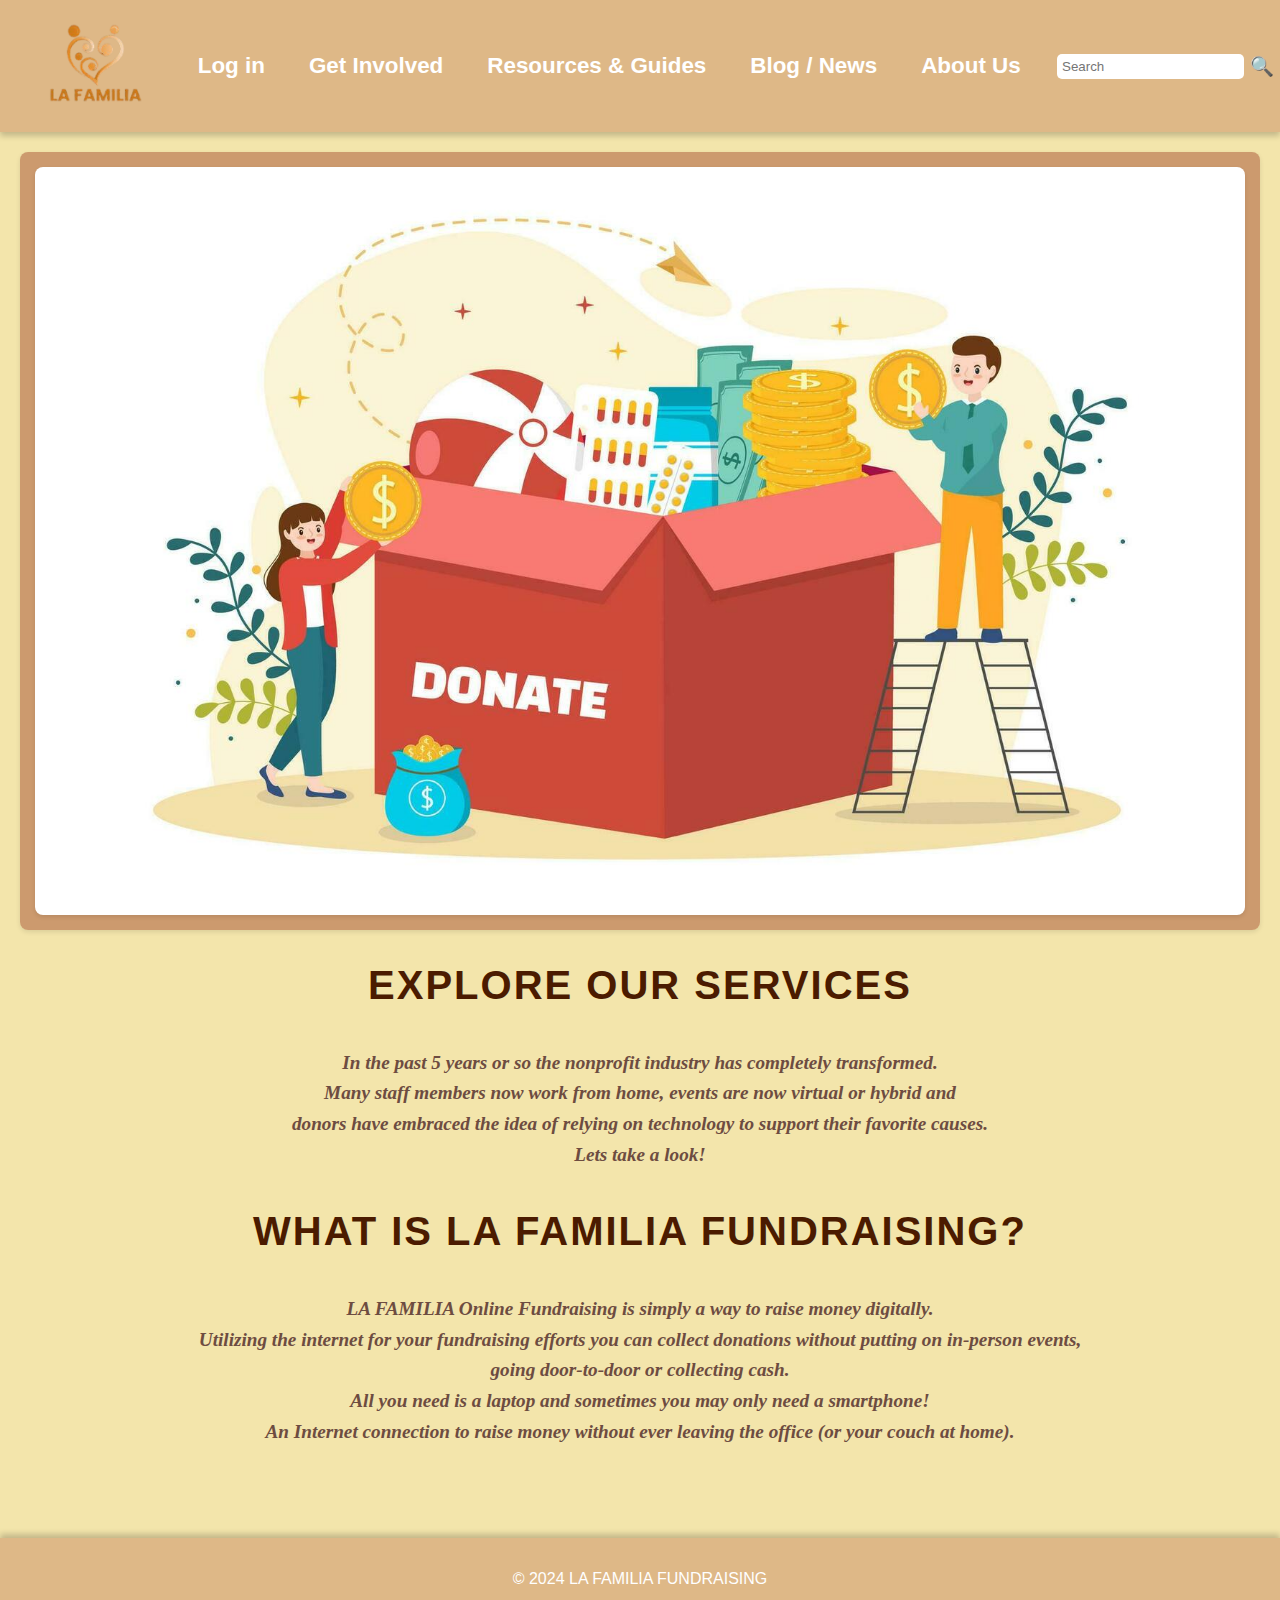
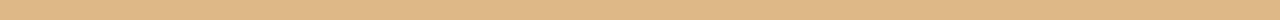
<file: index.html>
<!DOCTYPE html>
<html lang="en">
<head>
    <meta charset="UTF-8">
    <meta name="viewport" content="width=device-width,initial-scale=1.0">
    <title>Home Page</title>
    <link rel="stylesheet" href="homestyle.css">
</head>
<body>
    <header>
        <div class="navbar">
            <div class="logo">
              <img src="logo.png" alt="La Familia Logo">
            </div>

    <nav>
        <ul>
            <li><a href="login.html">Log in</a></li>
            <li><a href="get-involved.html">Get Involved</a></li>
            <li><a href="resources.html">Resources & Guides</a></li>
            <li><a href="blog.html">Blog / News</a></li>
            <li><a href="about.html">About Us</a></li>
        </ul>
    </nav>
    <div class="search">
        <input type="text" placeholder="Search">
        <button>🔍</button>
      </div>
    </header>
    <main>
        <section class="donation-box">
            <div class="donation-content">
              <div class="illustration">
                <img src="background.jpg" alt="Donation Illustration">
              </div>
            </div>
        </section>
        <h2>Explore our services</h2>
        <h3>In the past 5 years or so the nonprofit industry has completely transformed. <br>Many staff members now work from home, 
            events are now virtual or hybrid and <br> donors have embraced the idea of relying on technology to support their favorite causes.<br>
             Lets take a look!</h3>
        <h2>What is LA FAMILIA fundraising?</h2>
        <h3> LA FAMILIA Online Fundraising is simply a way to raise money digitally.<br>
             Utilizing the internet for your fundraising efforts you can collect donations without putting on in-person events,<br>
              going door-to-door or collecting cash.<br>
             All you need is a laptop and sometimes you may only need a smartphone!<br>
             An Internet connection to raise money without ever leaving the office (or your couch at home).</h3>

    </main>
    <footer>
        <p>&copy; 2024 LA FAMILIA FUNDRAISING</p>
    </footer>
</body>
</html>
</file>
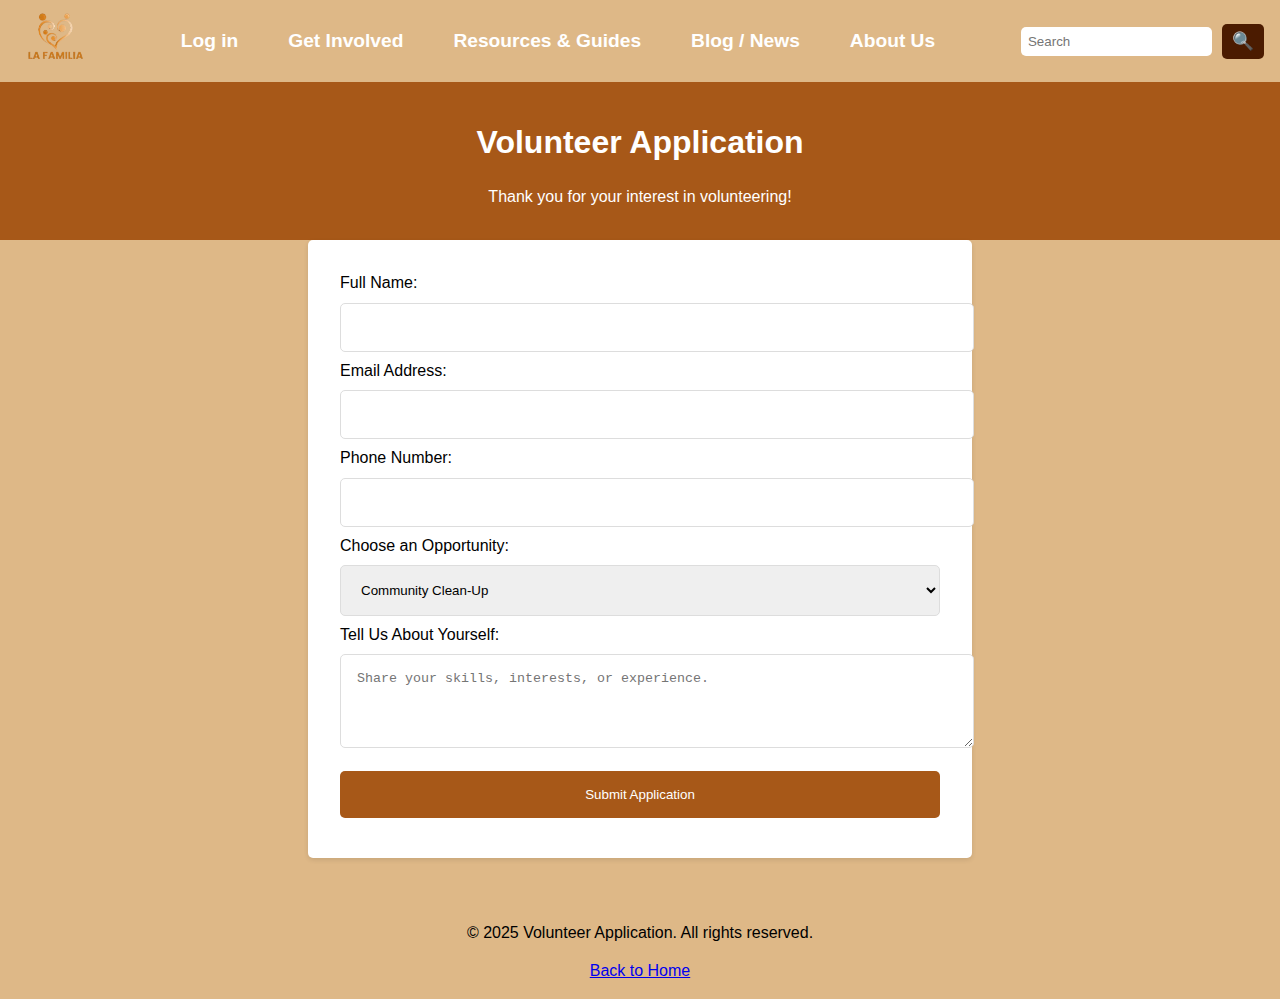
<file: apply-now.html>
<!DOCTYPE html>
<html lang="en">
<head>
    <meta charset="UTF-8">
    <meta name="viewport" content="width=device-width, initial-scale=1.0">
    <title>Apply Now</title>
    <style>
        body {
            font-family: Arial, sans-serif;
            margin: 0;
            padding: 0;
            line-height: 1.4;
            background: burlywood;
        }
        header {
            background: #a75818;
            color: #fff;
            padding: 1.0rem 0;
            text-align: center;
        }
        
         /* Navbar */
         .navbar {
            display: flex;
            justify-content: space-between;
            align-items: center;
            background: burlywood;
            padding: 0.5rem 1rem;
        }

        .navbar .logo img {
            height: 60px;
        }

        nav ul {
            list-style: none;
            margin: 0;
            padding: 0;
            display: flex;
        }

        nav ul li {
            margin: 0 10px;
        }

        nav ul li a {
            color: white;
            text-decoration: none;
            font-weight: bold;
            font-size: 1.2rem;
            padding: 10px 15px;
            border-radius: 5px;
            transition: all 0.3s ease;
        }

        nav ul li a:hover {
            background-color: #130f0dc9;
        }

        .search {
            display: flex;
            align-items: center;
        }

        .search input {
            padding: 7px;
            border: none;
            border-radius: 5px;
            margin-right: 10px;
        }

        .search button {
            background: #4b1b00;
            color: white;
            border: none;
            padding: 7px 10px;
            border-radius: 5px;
            cursor: pointer;
            font-size: 1.1rem;
            transition: background 0.3s ease;
        }

        .search button:hover {
            background: #130f0dc9;
        }

        .container {
            max-width: 600px;
            margin: auto;
            padding: 2rem;
            background: #fff;
            border-radius: 5px;
            box-shadow: 0 2px 5px rgba(0, 0, 0, 0.1);
        }
        form input, form select, form textarea, form button {
            width: 100%;
            padding: 1rem;
            margin: 0.5rem 0;
            border: 1px solid #ddd;
            border-radius: 5px;
        }
        form button {
            background: #a75818;
            color: #fff;
            border: none;
            cursor: pointer;
        }
        form button:hover {
            background: #97421b;
        }
        footer {
            text-align: center;
            margin-top: 2rem;
            padding: 1rem;
            background: burlywood;
        }

         /* Styles for the success message */
         .success-message {
            display: none; /* Hidden by default */
            margin-top: 20px; /* Space above message */
            padding: 10px; /* Padding for the message */
            background-color: #d4edda; /* Light green background */
            color: #155724; /* Dark green text */
            border-radius: 5px; /* Rounded corners */
        }
    </style>
</head>
<body>
    <!-- Navbar -->
    <div class="navbar">
        <div class="logo">
            <img src="logo.png" alt="Logo">
        </div>
        <nav>
            <ul>
                <li><a href="login.html">Log in</a></li>
                <li><a href="get-involved.html">Get Involved</a></li>
                <li><a href="resources.html">Resources & Guides</a></li>
                <li><a href="blog.html">Blog / News</a></li>
                <li><a href="about.html">About Us</a></li>
            </ul>
        </nav>
        <div class="search">
            <input type="text" placeholder="Search">
            <button>🔍</button>
        </div>
    </div>
    <header>
        <h1>Volunteer Application</h1>
        <p>Thank you for your interest in volunteering!</p>
    </header>
    <div class="container">
        <form action="#" method="post">
            <label for="name">Full Name:</label>
            <input type="text" id="name" name="name" required>

            <label for="email">Email Address:</label>
            <input type="email" id="email" name="email" required>

            <label for="phone">Phone Number:</label>
            <input type="tel" id="phone" name="phone" required>

            <label for="opportunity">Choose an Opportunity:</label>
            <select id="opportunity" name="opportunity" required>
                <option value="community-cleanup">Community Clean-Up</option>
                <option value="food-distribution">Food Distribution</option>
            </select>

            <label for="message">Tell Us About Yourself:</label>
            <textarea id="message" name="message" rows="4" placeholder="Share your skills, interests, or experience." required></textarea>

            <button type="submit">Submit Application</button>
        </form>
    </div>
    <footer>
        <p>&copy; 2025 Volunteer Application. All rights reserved.</p>
        <a href="index.html">Back to Home</a>
    </footer>

</body>
</html>
</file>
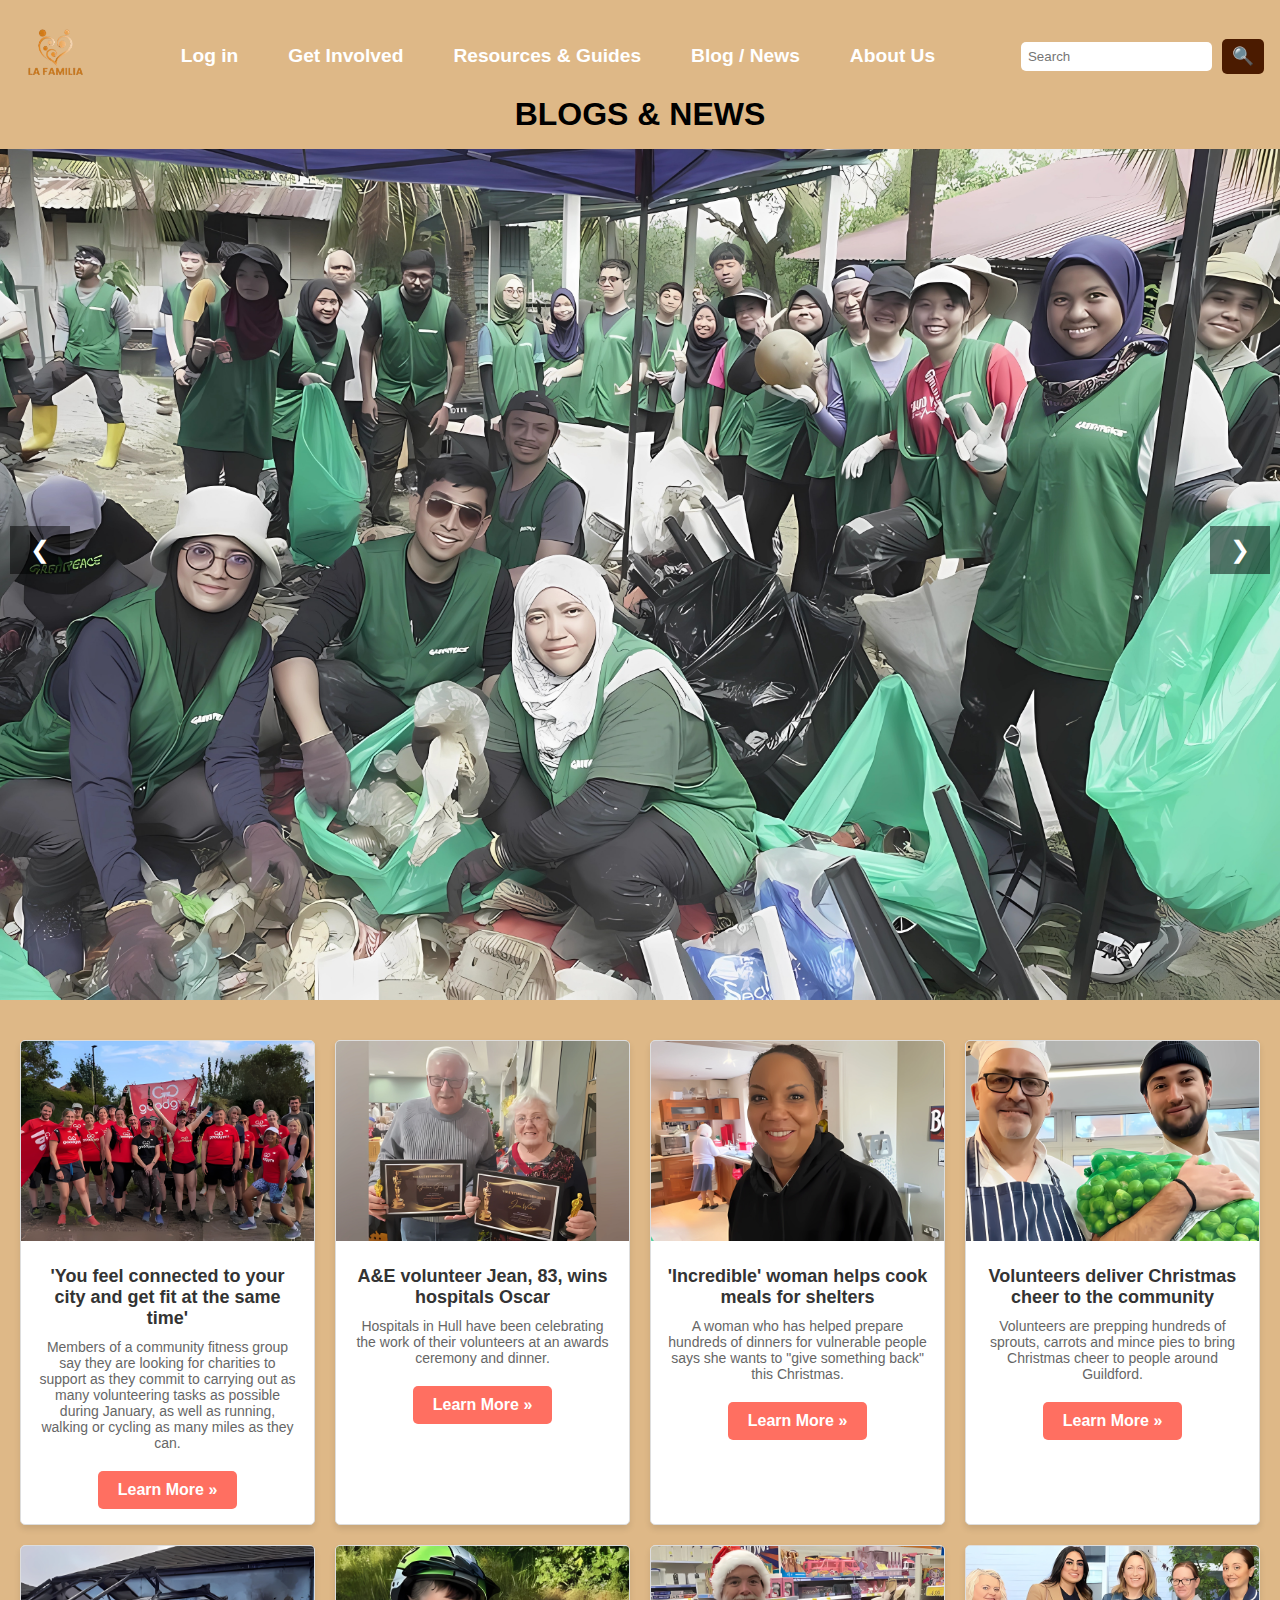
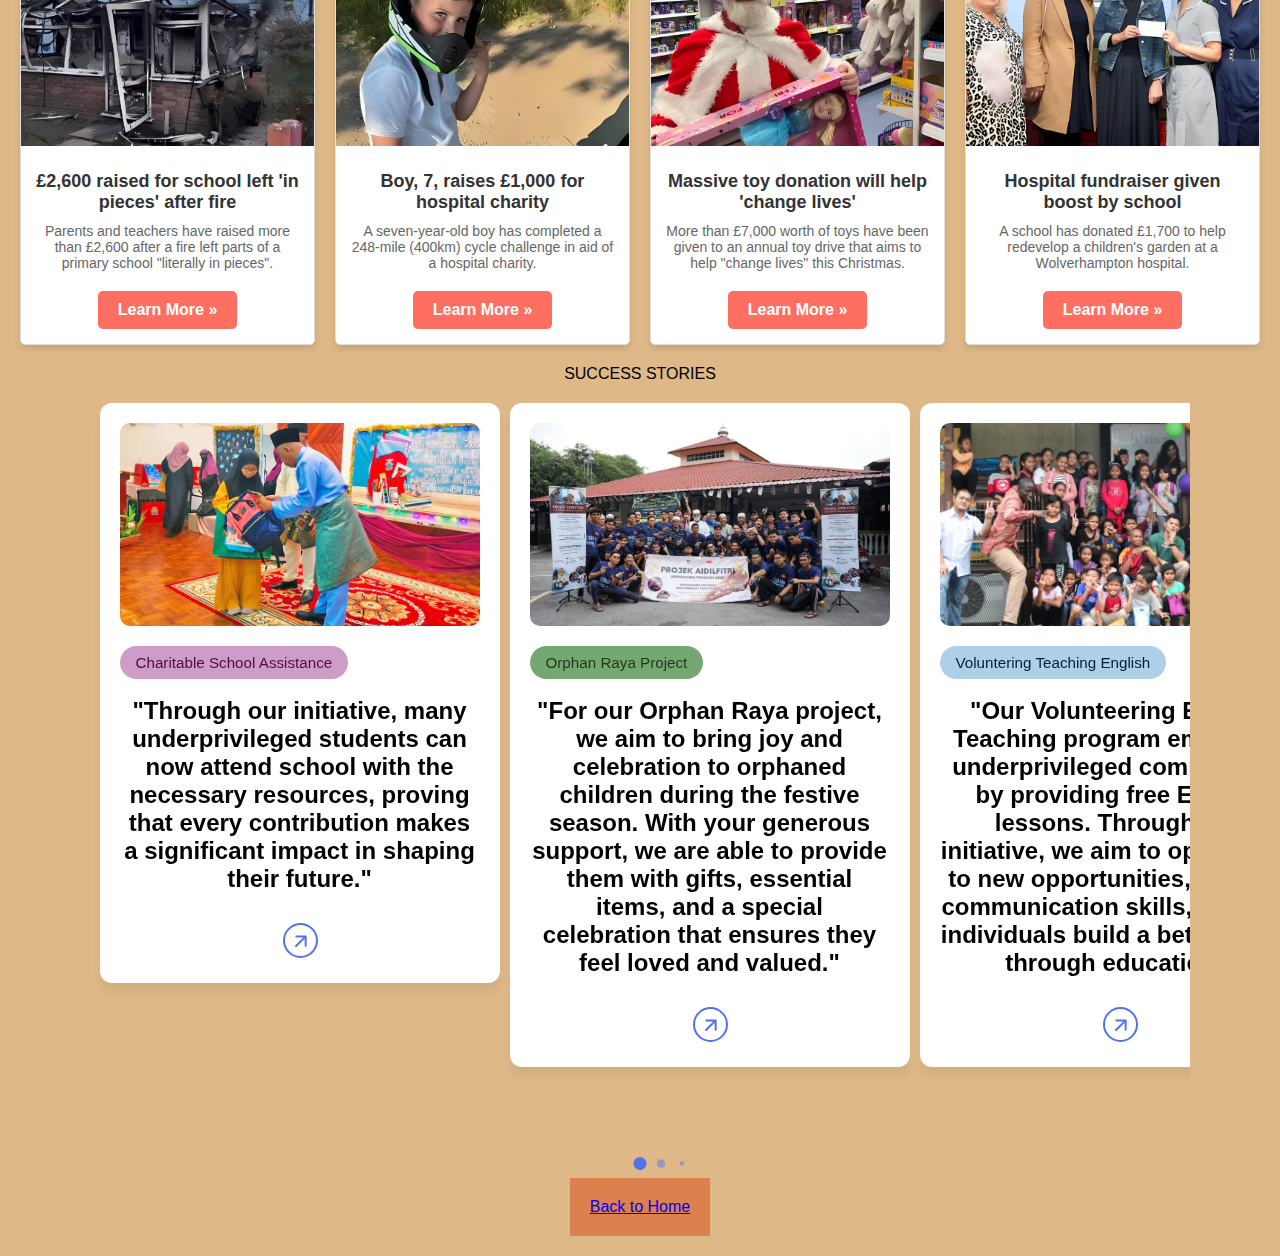
<file: blog.html>
<!DOCTYPE html>
<html lang="en">
<head>
  <meta charset="UTF-8">
  <meta name="viewport" content="width=device-width, initial-scale=1.0">
  <!--linking google font for icon -->
  <link rel="stylesheet" href="https://fonts.googleapis.com/css2?family=Material+Symbols+Rounded:opsz,wght,FILL,GRAD@24,400,0,0&icon_names=arrow_forward" />
  <!--linking swiperJS CSS-->
  <link rel="stylesheet" href="https://cdn.jsdelivr.net/npm/swiper@11/swiper-bundle.min.css">
  <link rel="stylesheet" href="blog.css">
</head>
<body>
  <main>
   <header>
   <!-- Navbar -->
   <div class="navbar">
    <div class="logo">
        <img src="logo.png" alt="Logo">
    </div>
    <nav>
        <ul>
            <li><a href="login.html">Log in</a></li>
            <li><a href="get-involved.html">Get Involved</a></li>
            <li><a href="resources.html">Resources & Guides</a></li>
            <li><a href="blog.html">Blog / News</a></li>
            <li><a href="about.html">About Us</a></li>
        </ul>
    </nav>
    <div class="search">
        <input type="text" placeholder="Search">
        <button>🔍</button>
    </div>
</div>
  <h1>BLOGS & NEWS</h1>
  </header>

   <!-- Slideshow Section -->
   <div class="slideshow-container">
    <div class="slide active" style="background-image: url('gambar 2.jpg');">
      <div class="overlay">
        <p>Slide 1 Text</p>
      </div>
    </div>
    <div class="slide" style="background-image: url('gambar 3.jpg');">
      <div class="overlay">
        <p>Slide 2 Text</p>
      </div>
    </div>
    <div class="slide" style="background-image: url('gambar 4.jpg');">
      <div class="overlay">
        <p>Slide 3 Text</p>
      </div>
    </div>
    <button class="prev">&#10094;</button>
    <button class="next">&#10095;</button>
  </div>
  

  <!-- Article Section -->
  <section class="article-section">
    <div class="article-box">
      <div class="image-container" style="background-image: url('volunteer1.jpg');">
        <div class="overlay">
          <p>VOLUNTEER</p>
        </div>
      </div>
      <div class="content">
        <h3>'You feel connected to your city and get fit at the same time'</h3>
        <p>Members of a community fitness group say they are looking for charities to support as they commit to carrying out as many 
          volunteering tasks as possible during January, as well as running, walking or cycling as many miles as they can.</p>
        <a href="#" class="learn-more">Learn More &raquo;</a>
      </div>
    </div>

    <div class="article-box">
      <div class="image-container" style="background-image: url('volunteer2.jpg');">
        <div class="overlay">
          <p>VOLUNTEER</p>
        </div>
      </div>
      <div class="content">
        <h3>A&E volunteer Jean, 83, wins hospitals Oscar</h3>
        <p>Hospitals in Hull have been celebrating the work of their volunteers at an awards ceremony and dinner.</p>
        <a href="#" class="learn-more">Learn More &raquo;</a>
      </div>
    </div>

    <div class="article-box">
      <div class="image-container" style="background-image: url('volunteer3.jpg');">
        <div class="overlay">
          <p>VOLUNTEER</p>
        </div>
      </div>
      <div class="content">
        <h3>'Incredible' woman helps cook meals for shelters</h3>
        <p>A woman who has helped prepare hundreds of dinners for vulnerable people says she wants to "give something back" this Christmas.</p>
        <a href="#" class="learn-more">Learn More &raquo;</a>
      </div>
    </div>

    <div class="article-box">
      <div class="image-container" style="background-image: url('volunteer4.jpg');">
        <div class="overlay">
          <p>VOLUNTEER</p>
        </div>
      </div>
      <div class="content">
        <h3>Volunteers deliver Christmas cheer to the community</h3>
        <p>Volunteers are prepping hundreds of sprouts, carrots and mince pies to bring Christmas cheer to people around Guildford.</p>
        <a href="#" class="learn-more">Learn More &raquo;</a>
      </div>
    </div>

    <div class="article-box">
      <div class="image-container" style="background-image: url('funraising1.jpg');">
        <div class="overlay">
          <p>FUNDRAISE</p>
        </div>
      </div>
      <div class="content">
        <h3>£2,600 raised for school left 'in pieces' after fire</h3>
        <p>Parents and teachers have raised more than £2,600 after a fire left parts of a primary school "literally in pieces".</p>
        <a href="#" class="learn-more">Learn More &raquo;</a>
      </div>
    </div>

    <div class="article-box">
      <div class="image-container" style="background-image: url('fundraising2.jpg');">
        <div class="overlay">
          <p>FUNDRAISE</p>
        </div>
      </div>
      <div class="content">
        <h3>Boy, 7, raises £1,000 for hospital charity</h3>
        <p>A seven-year-old boy has completed a 248-mile (400km) cycle challenge in aid of a hospital charity.</p>
        <a href="#" class="learn-more">Learn More &raquo;</a>
      </div>
    </div>

    <div class="article-box">
      <div class="image-container" style="background-image: url('fundraising3.jpg');">
        <div class="overlay">
          <p>FUNDRAISE</p>
        </div>
      </div>
      <div class="content">
        <h3>Massive toy donation will help 'change lives'</h3>
        <p>More than £7,000 worth of toys have been given to an annual toy drive that aims to help "change lives" this Christmas.</p>
        <a href="#" class="learn-more">Learn More &raquo;</a>
      </div>
    </div>
  
    <div class="article-box">
      <div class="image-container" style="background-image: url('fundraising4.jpg');">
        <div class="overlay">
          <p>FUNDRAISE</p>
        </div>
      </div>
      <div class="content">
        <h3>Hospital fundraiser given boost by school</h3>
        <p>A school has donated £1,700 to help redevelop a children's garden at a Wolverhampton hospital.</p>
        <a href="#" class="learn-more">Learn More &raquo;</a>
      </div>
    </div>
  </section>

    <p>SUCCESS STORIES</p> 

     <!-- Automatic Slideshow -->
      <div class="container swiper">
        <div class="card-wrapper">
          <ul class="card-list swiper-wrapper">
            <li class="card-item swiper-slide">
              <a href="#" class="card-link">
                <img src="photo1.jpg" alt="Card Image" class="card-image">
                <p class="badge ">Charitable School Assistance</p>
                <h2 class="card-title">"Through our initiative, many underprivileged students can now attend
                   school with the necessary resources, proving that every contribution makes a 
                   significant impact in shaping their future."</h2>
                   <button class="card-button material-symbols-rounded">arrow_forward</button>
              </a>
            </li>
            <li class="card-item swiper-slide">
              <a href="#" class="card-link">
                <img src="photo2.jpg" alt="Card Image" class="card-image">
                <p class="badge photo2">Orphan Raya Project</p>
                <h2 class="card-title">"For our Orphan Raya project, we aim to bring joy and celebration to orphaned children during the 
                  festive season. With your generous support, we are able to provide them with gifts, essential items,
                   and a special celebration that ensures they feel loved and valued."</h2>
                   <button class="card-button material-symbols-rounded">arrow_forward</button>
              </a>
            </li>
            <li class="card-item swiper-slide">
              <a href="#" class="card-link">
                <img src="photo3.jpg" alt="Card Image" class="card-image">
                <p class="badge photo3">Voluntering Teaching English</p>
                <h2 class="card-title">"Our Volunteering English Teaching program empowers underprivileged communities by providing free English lessons.
                   Through this initiative, we aim to open doors to new opportunities, improve communication skills,
                    and help individuals build a better future through education."</h2>
                   <button class="card-button material-symbols-rounded">arrow_forward</button>
              </a>
            </li>
            <li class="card-item swiper-slide">
              <a href="#" class="card-link">
                <img src="photo4.jpeg" alt="Card Image" class="card-image">
                <p class="badge photo4">Flood Volunteering</p>
                <h2 class="card-title">"For our Flood Volunteering initiative, we mobilize volunteers to assist flood-affected communities,
                   offering immediate relief and support. With the help of compassionate individuals like you, we provide essential supplies,
                    clean-up efforts, and emotional support to help rebuild lives during these challenging times."</h2>
                   <button class="card-button material-symbols-rounded">arrow_forward</button>
              </a>
            </li>
            <li class="card-item swiper-slide">
              <a href="#" class="card-link">
                <img src="photo5.jpg" alt="Card Image" class="card-image">
                <p class="badge photo5">Heart Surgery Donation</p>
                <h2 class="card-title">"Our Heart Surgery Donation campaign provides life-saving surgeries for individuals in need,
                   especially those who cannot afford the high medical costs. With your generous contributions, 
                   we help restore health and give these patients a second chance at life."</h2>
                   <button class="card-button material-symbols-rounded">arrow_forward</button>
              </a>
            </li>
          </ul>


          <div class="swiper-pagination"></div>
          <div class="swiper-slide-button swiper-button-prev"></div>
          <div class="swiper-slide-button swiper-button-next"></div>
        </div>
      </div>


<footer>
<a href="index.html">Back to Home</a>
</footer>
</main>
  <!--linking SwipperJS script-->
  <script src="https://cdn.jsdelivr.net/npm/swiper@11/swiper-bundle.min.js"></script>
<!--linking custom JS-->
  <script src="blog.js"></script>

  <script>
    let currentIndex = 0;
    const slides = document.querySelectorAll('.slide');
    const totalSlides = slides.length;
  
    function showSlide(index) {
      slides.forEach(slide => slide.classList.remove('active'));
      slides[index].classList.add('active');
    }

    function nextSlide() {
      currentIndex = (currentIndex + 1) % totalSlides;
      showSlide(currentIndex);
    }

    function prevSlide() {
      currentIndex = (currentIndex - 1 + totalSlides) % totalSlides;
      showSlide(currentIndex);
    }

    setInterval(nextSlide, 5000);

    document.querySelector('.next').addEventListener('click', nextSlide);
    document.querySelector('.prev').addEventListener('click', prevSlide);

    showSlide(currentIndex);
  </script>

</body>
</html>
</file>
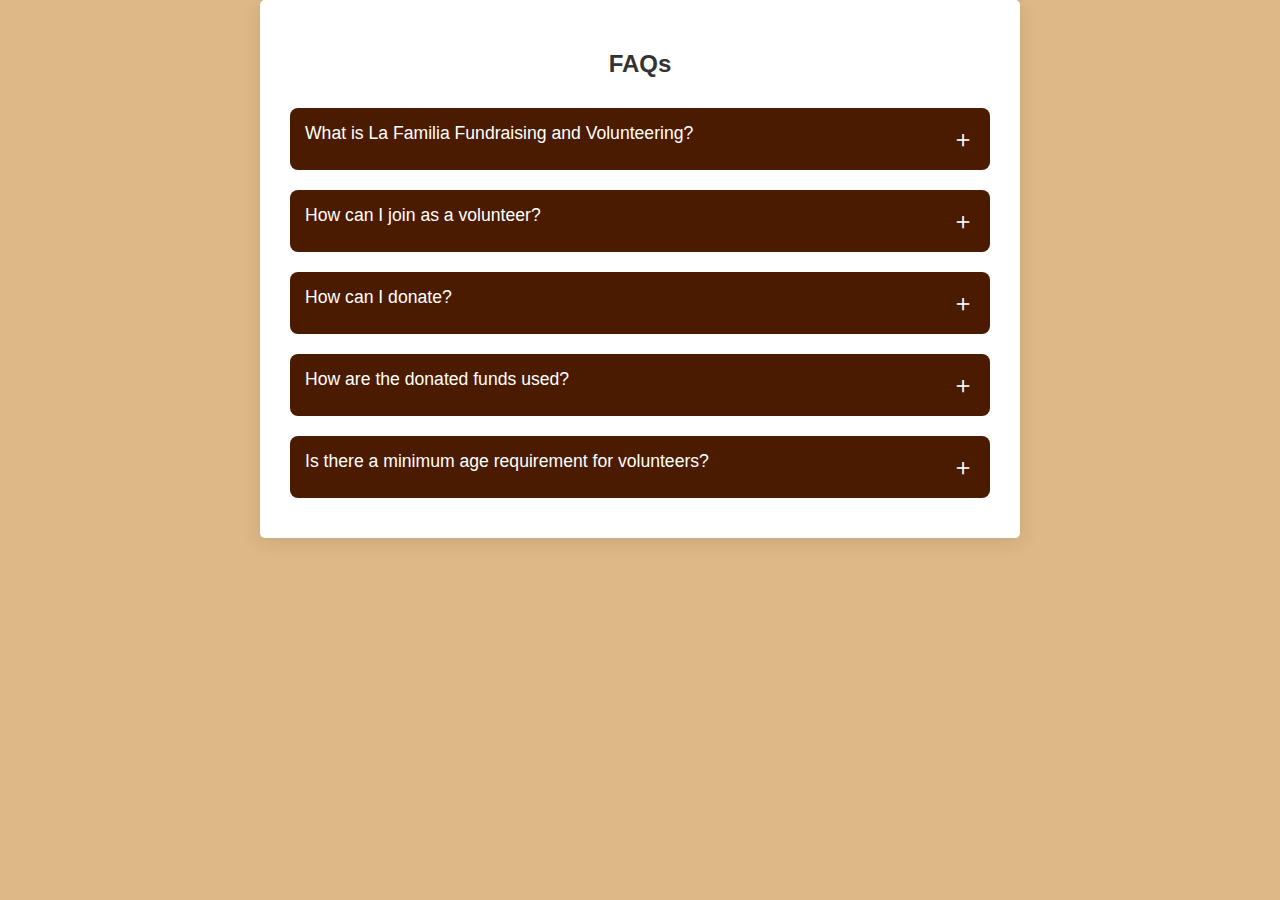
<file: collapsible.html>
<!DOCTYPE html>
<html lang="en">
<head>
    <meta charset="UTF-8">
    <meta name="viewport" content="width=device-width,
    initial-scale=1.0">
    <title>Collapsible Section</title>
    <link rel="stylesheet" href="styles.css">
</head>
<body>
    <div class="container">
        <h2>FAQs</h2>

        <!-- First Collapsible -->
        <button class="collapsible">What is La Familia Fundraising and Volunteering?</button>
        <div class="content">
            <p>La Familia is a community-driven initiative dedicated to 
                supporting fundraising and volunteering efforts for various charity, educational, and community projects.</p>
        </div>

        <!-- Second Collapsible -->
        <button class="collapsible">How can I join as a volunteer?</button>
        <div class="content">
            <p>You can sign up as a volunteer by filling out the registration form on our Contact Us page.
                 We will contact you with updates on available volunteering opportunities.</p>
        </div>

        <!-- Third Collapsible -->
        <button class="collapsible">How can I donate? </button>
        <div class="content">
            <p>We accept donations via bank transfer, e-wallets, and credit cards. For more details, please visit the Donate page.</p>
        </div>

        <!-- Fourth Collapsible -->
        <button class="collapsible">How are the donated funds used? </button>
        <div class="content">
            <p>Donated funds are allocated to:</p>
            <ul>
              <li>Supporting underprivileged communities</li>
              <li>Educational and community development programs</li>
              <li>Humanitarian efforts such as emergency aid</li>
            </ul>
            <p>We ensure full transparency by publishing regular financial reports on our website.</p>
          </div>

        <!-- Fifth Collapsible -->
        <button class="collapsible">Is there a minimum age requirement for volunteers?</button>
        <div class="content">
            <p>While most of our activities are open to all, some volunteering opportunities may have age restrictions for safety or legal reasons. Check the specific event or activity details before signing up.</p>
        </div>
    </div>
        <script src="collapsible.js"></script>
</body>
</html>
</file>
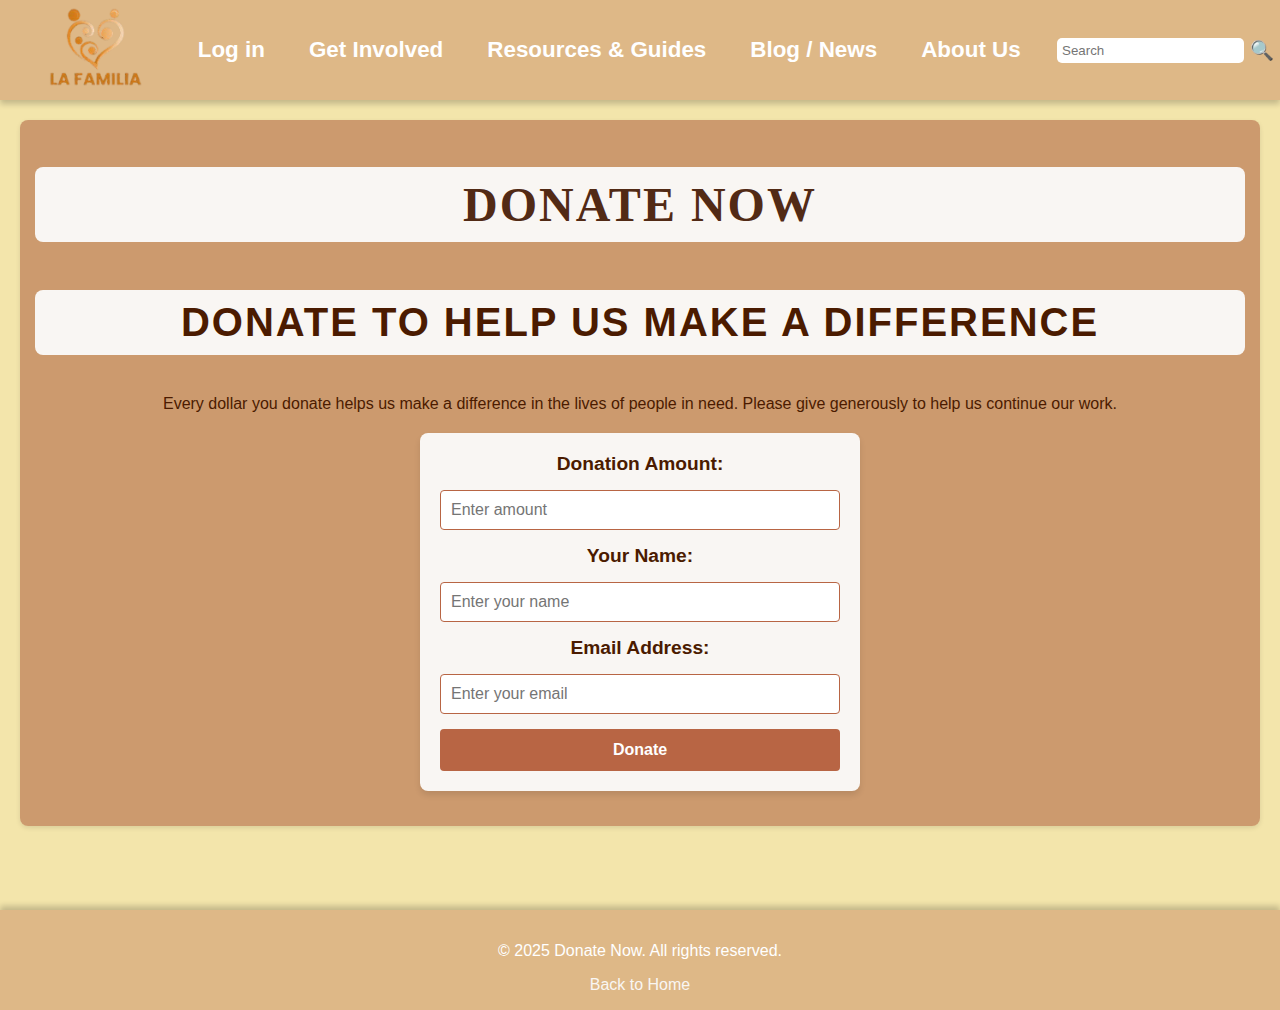
<file: donate.html>
<!DOCTYPE html>
<html lang="en">
<head>
    <meta charset="UTF-8">
    <meta name="viewport" content="width=device-width,initial-scale=1.0">
    <title>Home Page</title>
    <link rel="stylesheet" href="donatestyle.css">
</head>
<body>
    <header>
        <div class="navbar">
            <div class="logo">
              <img src="logo.png" alt="La Familia Logo">
            </div>

    <nav>
        <ul>
            <li><a href="login.html">Log in</a></li>
            <li><a href="get-involved.html">Get Involved</a></li>
            <li><a href="resources.html">Resources & Guides</a></li>
            <li><a href="blog.html">Blog / News</a></li>
            <li><a href="about.html">About Us</a></li>
        </ul>
    </nav>
    <div class="search">
        <input type="text" placeholder="Search">
        <button>🔍</button>
      </div>
    </header>
  <main>
    <section>
      <h1>Donate Now</h1>
      <h2>Donate to help us make a difference</h2>
      <p>Every dollar you donate helps us make a difference in the lives of people in need. Please give generously to help us continue our work.</p>
      <form class="donate-form" id="donationForm" onsubmit="return showThankYouMessage();">
        <label for="donation-amount">Donation Amount:</label>
        <input type="number" id="donation-amount" name="donation-amount" placeholder="Enter amount" required>

        <label for="donor-name">Your Name:</label>
        <input type="text" id="donor-name" name="donor-name" placeholder="Enter your name" required>

        <label for="donor-email">Email Address:</label>
        <input type="email" id="donor-email" name="donor-email" placeholder="Enter your email" required>

        <button type="submit" class="donate-button">Donate</button>
      </form>

      <!-- Thank You Message -->
      <div id="thankYouMessage" class="thank-you-message" style="display: none;">
        <h3>Thank You for Your Donation!</h3>
        <p>Your generosity is greatly appreciated. Together, we can make a difference!</p>
      </div>
    </section>
  </main>

  <footer>
    <p>&copy; 2025 Donate Now. All rights reserved.</p>
    <a href="index.html">Back to Home</a>
  </footer>

  <script>
    function showThankYouMessage() {
      // Prevent the form from actually submitting
      event.preventDefault();

      // Hide the donation form
      document.getElementById('donationForm').style.display = 'none';

      // Show the thank you message
      document.getElementById('thankYouMessage').style.display = 'block';
      
      return false; // Prevent default form submission
    }
  </script>

</body>
</html>
</file>
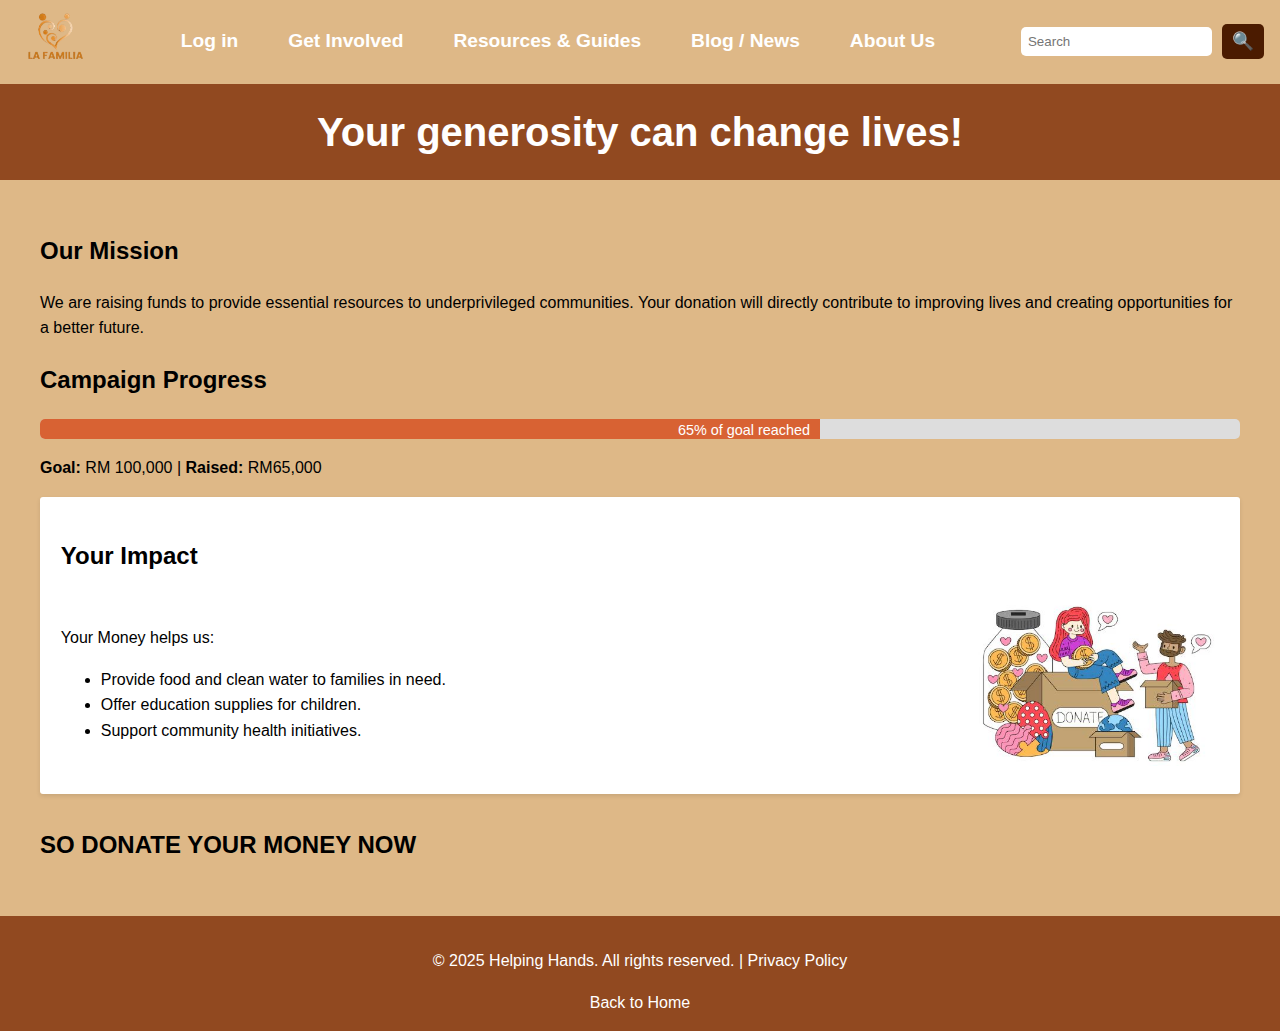
<file: fundraising.html>
<!DOCTYPE html>
<html lang="en">
<head>
    <meta charset="UTF-8">
    <meta name="viewport" content="width=device-width, initial-scale=1.0">
    <title>Fundraising Campaign</title>
    <style>
        body {
            font-family: Arial, sans-serif;
            margin: 0;
            padding: 0;
            line-height: 1.6;
            background-color: burlywood;
        }
        header {
            background: #914920;
            color: #fff;
            padding: 1.0rem 0;
            text-align: center;
            display: flex; /* Use flexbox for layout */
            flex-direction: column; /* Stack elements vertically */
            align-items: center; /* Center align items horizontally */
            position: relative; /* Allow positioning of images */
        }
        .header-images {
            display: flex; /* Use flexbox for image layout */
            width: 100%; /* Full width of the header */
            justify-content: space-between; /* Space between images */
            margin-top: 1rem; /* Space above images */
        }
        .header-images img {
            max-width: 50px;
        }

        /* Navbar */
        .navbar {
            display: flex;
            justify-content: space-between;
            align-items: center;
            background: burlywood;
            padding: 0.5rem 1rem;
        }

        .navbar .logo img {
            height: 60px;
        }

        nav ul {
            list-style: none;
            margin: 0;
            padding: 0;
            display: flex;
        }

        nav ul li {
            margin: 0 10px;
        }

        nav ul li a {
            color: white;
            text-decoration: none;
            font-weight: bold;
            font-size: 1.2rem;
            padding: 10px 15px;
            border-radius: 5px;
            transition: all 0.3s ease;
        }

        nav ul li a:hover {
            background-color: #130f0dc9;
        }

        .search {
            display: flex;
            align-items: center;
        }

        .search input {
            padding: 7px;
            border: none;
            border-radius: 5px;
            margin-right: 10px;
        }

        .search button {
            background: #4b1b00;
            color: white;
            border: none;
            padding: 7px 10px;
            border-radius: 5px;
            cursor: pointer;
            font-size: 1.1rem;
            transition: background 0.3s ease;
        }

        .search button:hover {
            background: #130f0dc9;
        }

        header h1 {
            margin: 0;
            font-size: 2.5rem;
        }

        .container {
            max-width: 1200px;
            margin: auto;
            padding: 2rem;
        }
        
        .progress-bar {
            background: #ddd;
            border-radius: 5px;
            overflow: hidden;
            margin: 1rem 0;
            position: relative;
            height: 20px;
        }
        
        .progress-bar span {
            display: block;
            height: 100%;
            background: #d86233; 
            width: 65%; /* Set progress dynamically */
            position: relative;
        }
        
        .progress-bar span:after {
            content: "65% of goal reached";
            position: absolute;
            right: 10px;
            color: #fff;
            font-size: 0.9rem;
        }
        
        .impact {
            background: #fff;
            border-radius: 3px;
            padding: 1.3rem;
            box-shadow: 0 2px 4px rgba(0, 0, 0, 0.1);
            margin-bottom: 2rem;
        }
        
        footer {
            text-align: center;
            background: #914920;
            color: #fff;
            padding: 1rem 0;
        }
        
        footer a {
           color: #fff; 
           text-decoration:none; 
         }
         
         footer a:hover { 
           text-decoration:none; 
         }
         
         .impact-content { 
           display:flex; 
           align-items:center; 
           justify-content:center; 
         }
         
         .impact-text { 
           flex:auto; 
           margin-right:.5em; 
         }
         
         .impact-image { 
           flex-shrink :0; 
         }
    </style>
</head>
<body>
     <!-- Navbar -->
     <div class="navbar">
        <div class="logo">
            <img src="logo.png" alt="Logo">
        </div>
        <nav>
            <ul>
                <li><a href="login.html">Log in</a></li>
                <li><a href="get-involved.html">Get Involved</a></li>
                <li><a href="resources.html">Resources & Guides</a></li>
                <li><a href="blog.html">Blog / News</a></li>
                <li><a href="about.html">About Us</a></li>
            </ul>
        </nav>
        <div class="search">
            <input type="text" placeholder="Search">
            <button>🔍</button>
        </div>
    </div>
     <header>
         <h1>Your generosity can change lives!</h1>
     </header>
     <div class="container">
         <!-- Mission Statement -->
         <section class="mission-statement">
             <h2>Our Mission</h2>
             <p>We are raising funds to provide essential resources to underprivileged communities. Your donation will directly contribute to improving lives and creating opportunities for a better future.</p>
         </section>

         <!-- Progress Bar -->
         <section class="progress-section">
             <h2>Campaign Progress</h2>
             <div class="progress-bar">
                 <span></span>
             </div>
             <p><strong>Goal:</strong> RM 100,000 | <strong>Raised:</strong> RM65,000</p>
         </section>

          <!-- Impact Section -->
          <section class="impact">
          <h2>Your Impact</h2>
          <div class="impact-content">
          <div class="impact-text">
             <p>Your Money helps us:</p>
             <ul>
                 <li>Provide food and clean water to families in need.</li>
                 <li>Offer education supplies for children.</li>
                 <li>Support community health initiatives.</li>
                 <!-- Add more impact statements if needed -->
             </ul>
         </div>
         <div class="impact-image">
             <img src="imagee1.JPG" alt="Impact Image" style="max-width:250px;">
           </div>
          </div>
          </section>

          <!-- Donation Form -->
          <section class="donation-form">
              <h2>SO DONATE YOUR MONEY NOW</h2>
              </form>
          </section>
      </div>

      <footer>
          <p>&copy; 2025 Helping Hands. All rights reserved. | <a href="#">Privacy Policy</a></p>
          <a href="index.html">Back to Home</a>
      </footer>
</body>
</html>
</file>
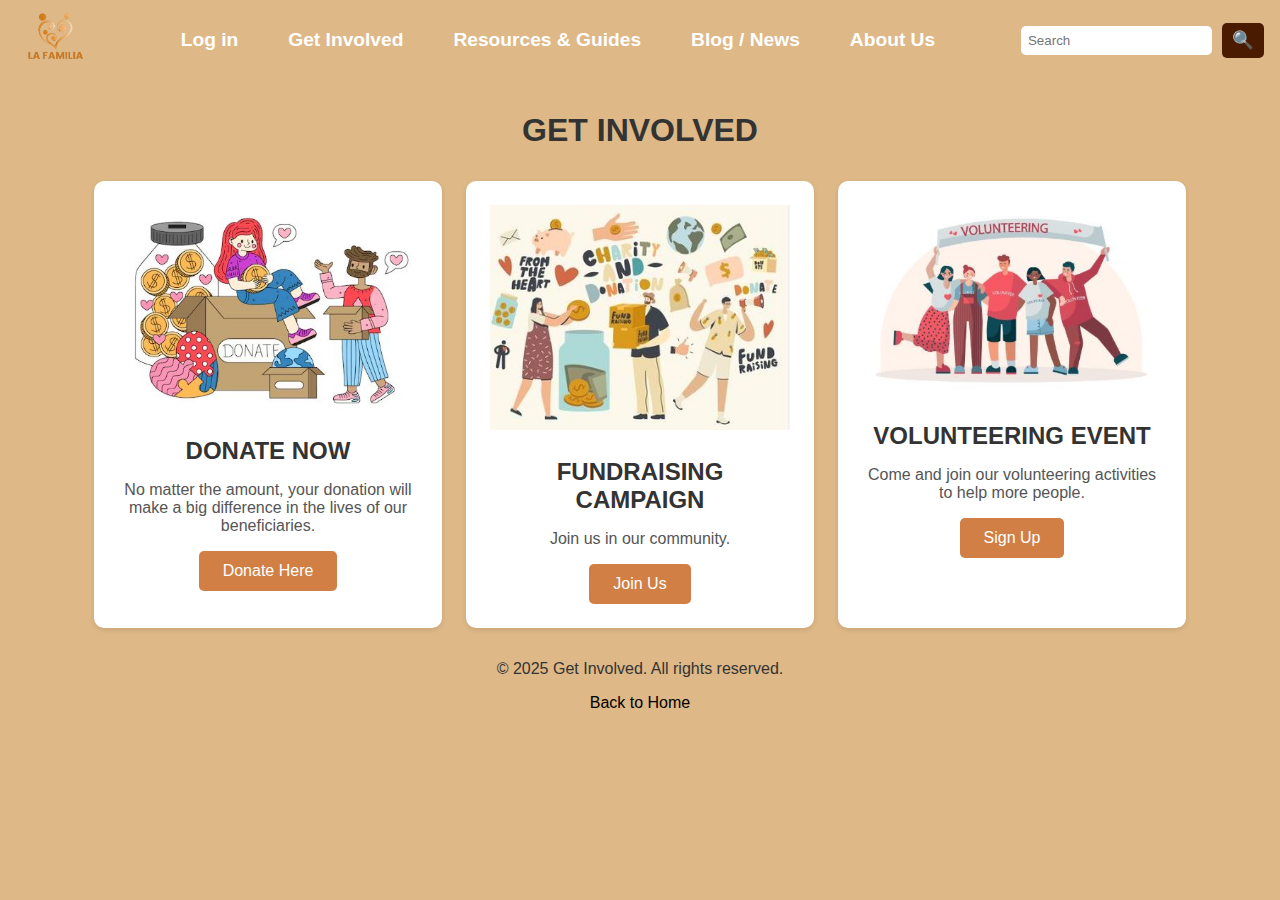
<file: get-involved.html>
<!DOCTYPE html>
<html lang="en">
<head>
    <meta charset="UTF-8">
    <meta name="viewport" content="width=device-width, initial-scale=1.0">
    <title>Get Involved</title>
    <style>
        body {
            font-family: Arial, sans-serif;
            margin: 0;
            padding: 0;
            background-color:burlywood;
            color: #333;
        }

        h1 {
            text-align: center;
            font-size: 2rem;
            margin: 2rem 0;
        }

        .container {
            display: flex;
            justify-content: center;
            gap: 1.5rem;
            flex-wrap: wrap;
            padding: 0 1rem;
        }

       /* Navbar */
       .navbar {
            display: flex;
            justify-content: space-between;
            align-items: center;
            background: burlywood;
            padding: 0.5rem 1rem;
        }

        .navbar .logo img {
            height: 60px;
        }

        nav ul {
            list-style: none;
            margin: 0;
            padding: 0;
            display: flex;
        }

        nav ul li {
            margin: 0 10px;
        }

        nav ul li a {
            color: white;
            text-decoration: none;
            font-weight: bold;
            font-size: 1.2rem;
            padding: 10px 15px;
            border-radius: 5px;
            transition: all 0.3s ease;
        }

        nav ul li a:hover {
            background-color: #130f0dc9;
        }

        .search {
            display: flex;
            align-items: center;
        }

        .search input {
            padding: 7px;
            border: none;
            border-radius: 5px;
            margin-right: 10px;
        }

        .search button {
            background: #4b1b00;
            color: white;
            border: none;
            padding: 7px 10px;
            border-radius: 5px;
            cursor: pointer;
            font-size: 1.1rem;
            transition: background 0.3s ease;
        }

        .search button:hover {
            background: #130f0dc9;
        }

        .card {
            background-color: #fff;
            border-radius: 10px;
            box-shadow: 0 2px 5px rgba(0, 0, 0, 0.1);
            text-align: center;
            width: 300px;
            padding: 1.5rem;
            transition: transform 0.3s ease;
        }

        .card img {
            max-width: 100%;
            height: auto;
            margin-bottom: 1rem;
        }

        .card h2 {
            font-size: 1.5rem;
            margin: 0.5rem 0;
            color: #333;
        }

        .card p {
            font-size: 1rem;
            color: #555;
            margin: 1rem 0;
        }

        .card button {
            background-color: #d27f45;
            color: #fff;
            border: none;
            padding: 0.7rem 1.5rem;
            font-size: 1rem;
            border-radius: 5px;
            cursor: pointer;
            transition: background-color 0.3s ease;
        }

        .card button:hover {
            background-color: #b96d38;
        }

        .card:hover {
            transform: translateY(-10px);
        }

        @media (max-width: 768px) {
            .card {
                width: 100%;
            }
        }
        footer {
            background: burlywood;
            text-align: center;
            padding: 1rem;
        }
        footer a {
            color: #000000;
            text-decoration: none;
        }
        footer a:hover {
            text-decoration: underline;
        }
    </style>
</head>
<body>
  <!-- Navbar -->
  <div class="navbar">
    <div class="logo">
        <img src="logo.png" alt="Logo">
    </div>
    <nav>
        <ul>
            <li><a href="login.html">Log in</a></li>
            <li><a href="get-involved.html">Get Involved</a></li>
            <li><a href="resources.html">Resources & Guides</a></li>
            <li><a href="blog.html">Blog / News</a></li>
            <li><a href="about.html">About Us</a></li>
        </ul>
    </nav>
    <div class="search">
        <input type="text" placeholder="Search">
        <button>🔍</button>
    </div>
</div>
    <h1>GET INVOLVED</h1>
    <div class="container">
        <!-- Card 1 -->
        <div class="card">
            <img src="imagee1.JPG" alt="Donate Now">
            <h2>DONATE NOW</h2>
            <p>No matter the amount, your donation will make a big difference in the lives of our beneficiaries.</p>
            <button onclick="location.href='donate.html'">Donate Here</button>
        </div>

        <!-- Card 2 -->
        <div class="card">
            <img src="fundraising.JPG" alt="Fundraising Campaign">
            <h2>FUNDRAISING CAMPAIGN</h2>
            <p>Join us in our community.</p>
            <button onclick="location.href='fundraising.html'">Join Us</button>
        </div>

        <!-- Card 3 -->
        <div class="card">
            <img src="volunteering.JPG" alt="Volunteering Event">
            <h2>VOLUNTEERING EVENT</h2>
            <p>Come and join our volunteering activities to help more people.</p>
            <button onclick="location.href='volunteer.html'">Sign Up</button>
        </div>
    </div>

    <footer>
      <p>&copy; 2025 Get Involved. All rights reserved.</a></p>
      <a href="index.html">Back to Home</a>
  </footer>
</body>
</html>
</file>
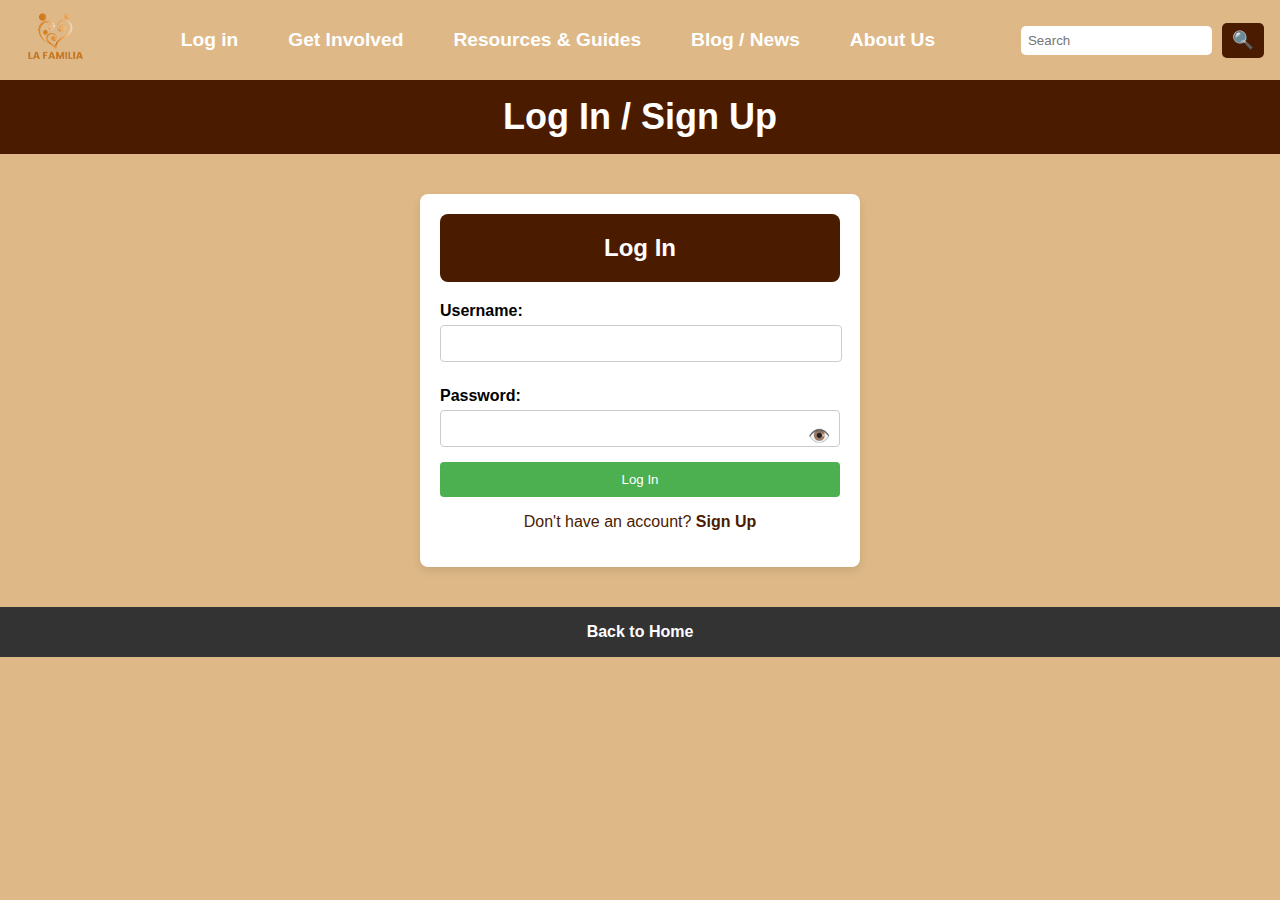
<file: login.html>
<!DOCTYPE html>
<html lang="en">
<head>
  <meta charset="UTF-8">
  <meta name="viewport" content="width=device-width, initial-scale=1.0">
  <title>Log In / Sign Up</title>
  <link rel="stylesheet" href="login.css">
</head>
<body>
    <!-- Navbar -->
    <div class="navbar">
      <div class="logo">
          <img src="logo.png" alt="Logo">
      </div>
      <nav>
          <ul>
              <li><a href="login.html">Log in</a></li>
              <li><a href="get-involved.html">Get Involved</a></li>
              <li><a href="resources.html">Resources & Guides</a></li>
              <li><a href="blog.html">Blog / News</a></li>
              <li><a href="about.html">About Us</a></li>
          </ul>
      </nav>
      <div class="search">
          <input type="text" placeholder="Search">
          <button>🔍</button>
      </div>
  </div>


  <header>
    <h1>Log In / Sign Up</h1>
  </header>

  <main>
    <div class="form-container">
      <h3 id="form-header">Log In</h3> <!-- Dynamically updated header -->
    
    <!-- Log In Form -->
    <form id="login-form" onsubmit="event.preventDefault(); validateLogin();">
      <label for="username">Username:</label>
      <input type="text" id="username" required>
      <label for="password">Password:</label>
      <div class="password-container">
        <input type="password" id="password" minlength="8" required>
        <span class="toggle-password" onclick="togglePasswordVisibility('password', this)">👁️</span>
      </div>
      <button type="submit">Log In</button>
      <p>Don't have an account? <a href="#" onclick="toggleForm('signup')">Sign Up</a></p>
    </form>

    <!-- Sign Up Form -->
    <form id="signup-form" onsubmit="event.preventDefault(); validateSignup();" style="display: none;">
      <label for="full-name">Full Name:</label>
      <input type="text" id="full-name" required>
      <label for="new-username">Username:</label>
      <input type="text" id="new-username" required>
      <label for="email">Email:</label>
      <input type="email" id="email" required>
      <label for="password-signup">Password:</label>
      <div class="password-container">
        <input type="password" id="password-signup" minlength="8" required>
        <span class="toggle-password" onclick="togglePasswordVisibility('password-signup', this)">👁️</span>
      </div>
      <label for="confirm-password">Confirm Password:</label>
      <div class="password-container">
        <input type="password" id="confirm-password" minlength="8" required>
        <span class="toggle-password" onclick="togglePasswordVisibility('confirm-password', this)">👁️</span>
      </div>
      <button type="submit">Sign Up</button>
      <p>Already have an account? <a href="#" onclick="toggleForm('login')">Log In</a></p>
    </form>


    </div>    
  </main>

  <footer>
    <a href="index.html">Back to Home</a>
  </footer>

  <script>
    function toggleForm(formType) {
  const formHeader = document.getElementById('form-header');
  const loginForm = document.getElementById('login-form');
  const signupForm = document.getElementById('signup-form');

  if (formType === 'signup') {
    formHeader.textContent = 'Sign Up'; // Update header text
    loginForm.style.display = 'none'; // Hide Log In form
    signupForm.style.display = 'block'; // Show Sign Up form
  } else {
    formHeader.textContent = 'Log In'; // Update header text
    signupForm.style.display = 'none'; // Hide Sign Up form
    loginForm.style.display = 'block'; // Show Log In form
  }
}

function validateSignup() {
  const password = document.getElementById('password-signup').value;
  const confirmPassword = document.getElementById('confirm-password').value;

  if (password.length < 8) {
    alert('Password must be at least 8 characters long.');
    return false;
  }

  if (password !== confirmPassword) {
    alert('Passwords do not match. Please try again.');
    return false;
  }

  alert('Signup successful!');
  // Proceed with form submission or additional logic
  return true;
}

function validateLogin() {
  const password = document.getElementById('password').value;

  if (password.length < 8) {
    alert('Password must be at least 8 characters long.');
    return false;
  }

  alert('Login successful!');
  // Proceed with form submission or additional logic
  return true;
}

function togglePasswordVisibility(fieldId, icon) {
  const passwordField = document.getElementById(fieldId);

  // Toggle the type attribute between "password" and "text"
  if (passwordField.type === 'password') {
    passwordField.type = 'text';
    icon.textContent = '🙈'; // Change to "hide" icon
  } else {
    passwordField.type = 'password';
    icon.textContent = '👁️'; // Change back to "show" icon
  }
}


    // Ensure the "Log In" form is displayed by default
    document.getElementById('login-form').style.display = 'block';
    document.getElementById('signup-form').style.display = 'none';
  </script>
</body>
</html>
</file>
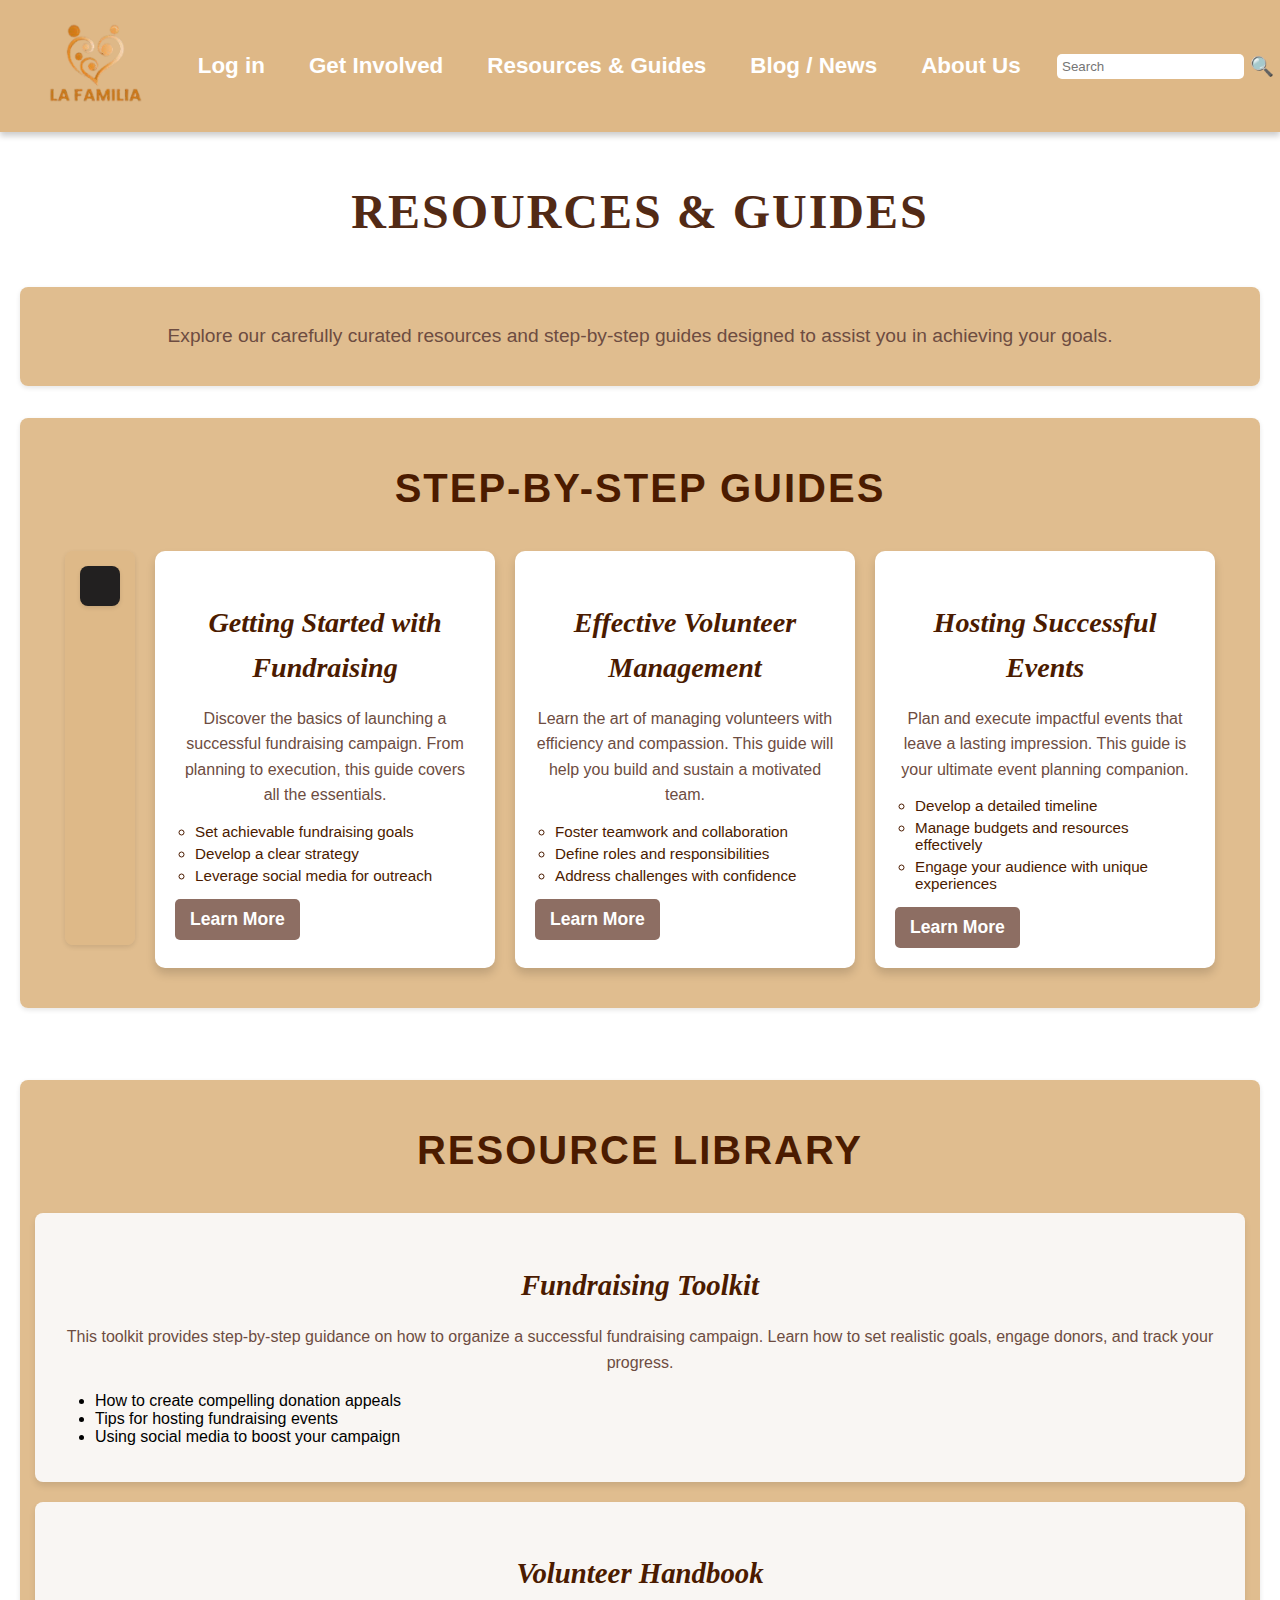
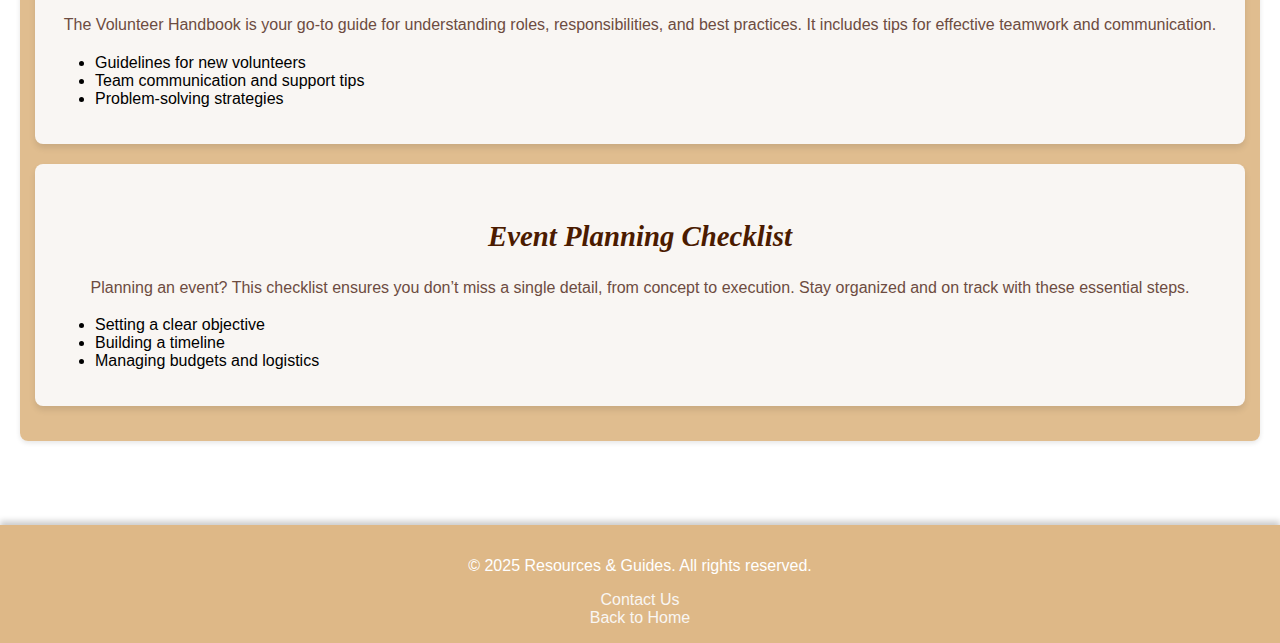
<file: resources.html>
<!DOCTYPE html>
<html lang="en">
<head>
  <meta charset="UTF-8">
  <meta name="viewport" content="width=device-width, initial-scale=1.0">
  <title>Resources & Guides</title>
  <link rel="stylesheet" href="resourcestyle.css">
</head>
<body>
  <header>
    <div class="navbar">
      <div class="logo">
        <img src="logo.png" alt="La Familia Logo">
      </div>

<nav>
  <ul>
      <li><a href="login.html">Log in</a></li>
      <li><a href="get-involved.html">Get Involved</a></li>
      <li><a href="resources.html">Resources & Guides</a></li>
      <li><a href="blog.html">Blog / News</a></li>
      <li><a href="about.html">About Us</a></li>
  </ul>
</nav>
<div class="search">
  <input type="text" placeholder="Search">
  <button>🔍</button>
</div>
</header>
</div>
  <main>
    <h1>Resources & Guides</h1>
    <section id="intro">
      <p>Explore our carefully curated resources and step-by-step guides designed to assist you in achieving your goals.</p>
    </section>
    <section id="guides">
      <h2>Step-by-Step Guides</h2>
      <ul class="card-list">
        <section class="pic">
          <div class="pic-content">
            <div class="slideshow-container">
              <img class="slide" src="image1.jpg" alt="Image 1">
              <img class="slide" src="image2.png" alt="Image 2">
              <img class="slide" src="image3.png" alt="Image 3">
              <img class="slide" src="image4.png" alt="Image 4">
              <img class="slide" src="image5.jpg" alt="Image 5">
            </div>
          </div>
        </section>
        <li class="card">
          <h3>Getting Started with Fundraising</h3>
          <p>Discover the basics of launching a successful fundraising campaign. From planning to execution, this guide covers all the essentials.</p>
          <ul>
            <li>Set achievable fundraising goals</li>
            <li>Develop a clear strategy</li>
            <li>Leverage social media for outreach</li>
          </ul>
          <a href="https://philea.issuelab.org/resources/35067/35067.pdf" class="button" target="_blank">Learn More</a>
        </li>
        <li class="card">
          <h3>Effective Volunteer Management</h3>
          <p>Learn the art of managing volunteers with efficiency and compassion. This guide will help you build and sustain a motivated team.</p>
          <ul>
            <li>Foster teamwork and collaboration</li>
            <li>Define roles and responsibilities</li>
            <li>Address challenges with confidence</li>
          </ul>
          <a href="https://www.salto-youth.net/downloads/toolbox_tool_download-file-1612/SEEYN%20VOLUNTEER%20MANAGEMENT%20HANDBOOK.pdf" class="button" target="_blank">Learn More</a>
        </li>
        <li class="card">
          <h3>Hosting Successful Events</h3>
          <p>Plan and execute impactful events that leave a lasting impression. This guide is your ultimate event planning companion.</p>
          <ul>
            <li>Develop a detailed timeline</li>
            <li>Manage budgets and resources effectively</li>
            <li>Engage your audience with unique experiences</li>
          </ul>
          <a href="https://iccbelfast.com/blogs/how-to-host-an-event#ow-to-be-the-perfect-event-host" class="button" target="_blank">Learn More</a>
        </li>
      </ul>
    </section>
    
  </main>
  <main>
    <section id="resources">
      <h2>Resource Library</h2>
      <section id="fundraising-toolkit" class="resource-content">
        <h3>Fundraising Toolkit</h3>
        <p>This toolkit provides step-by-step guidance on how to organize a successful fundraising campaign. Learn how to set realistic goals, engage donors, and track your progress.</p>
        <ul>
          <li>How to create compelling donation appeals</li>
          <li>Tips for hosting fundraising events</li>
          <li>Using social media to boost your campaign</li>
        </ul>
      </section>

      <section id="volunteer-handbook" class="resource-content">
        <h3>Volunteer Handbook</h3>
        <p>The Volunteer Handbook is your go-to guide for understanding roles, responsibilities, and best practices. It includes tips for effective teamwork and communication.</p>
        <ul>
          <li>Guidelines for new volunteers</li>
          <li>Team communication and support tips</li>
          <li>Problem-solving strategies</li>
        </ul>
      </section>

      
    <section id="event-planning-checklist" class="resource-content">
      <h3>Event Planning Checklist</h3>
      <p>Planning an event? This checklist ensures you don’t miss a single detail, from concept to execution. Stay organized and on track with these essential steps.</p>
      <ul>
        <li>Setting a clear objective</li>
        <li>Building a timeline</li>
        <li>Managing budgets and logistics</li>
      </ul>
    </section>
  
    </section>
   
  </main>
  <script>
    let currentSlide = 0;
    const slides = document.querySelectorAll('.slide');
    
    function showSlide() {
      slides.forEach(slide => slide.style.display = 'none');
      slides[currentSlide].style.display = 'block';
      currentSlide = (currentSlide + 1) % slides.length;
    }
    
    setInterval(showSlide, 2000); // Change slide every 2 seconds
    </script>

  <footer>
    <p>&copy; 2025 Resources & Guides. All rights reserved.</p>
    <a href="about.html">Contact Us</a><br>
    <a href="index.html">Back to Home</a>
  </footer>
</body>
</html>
</file>
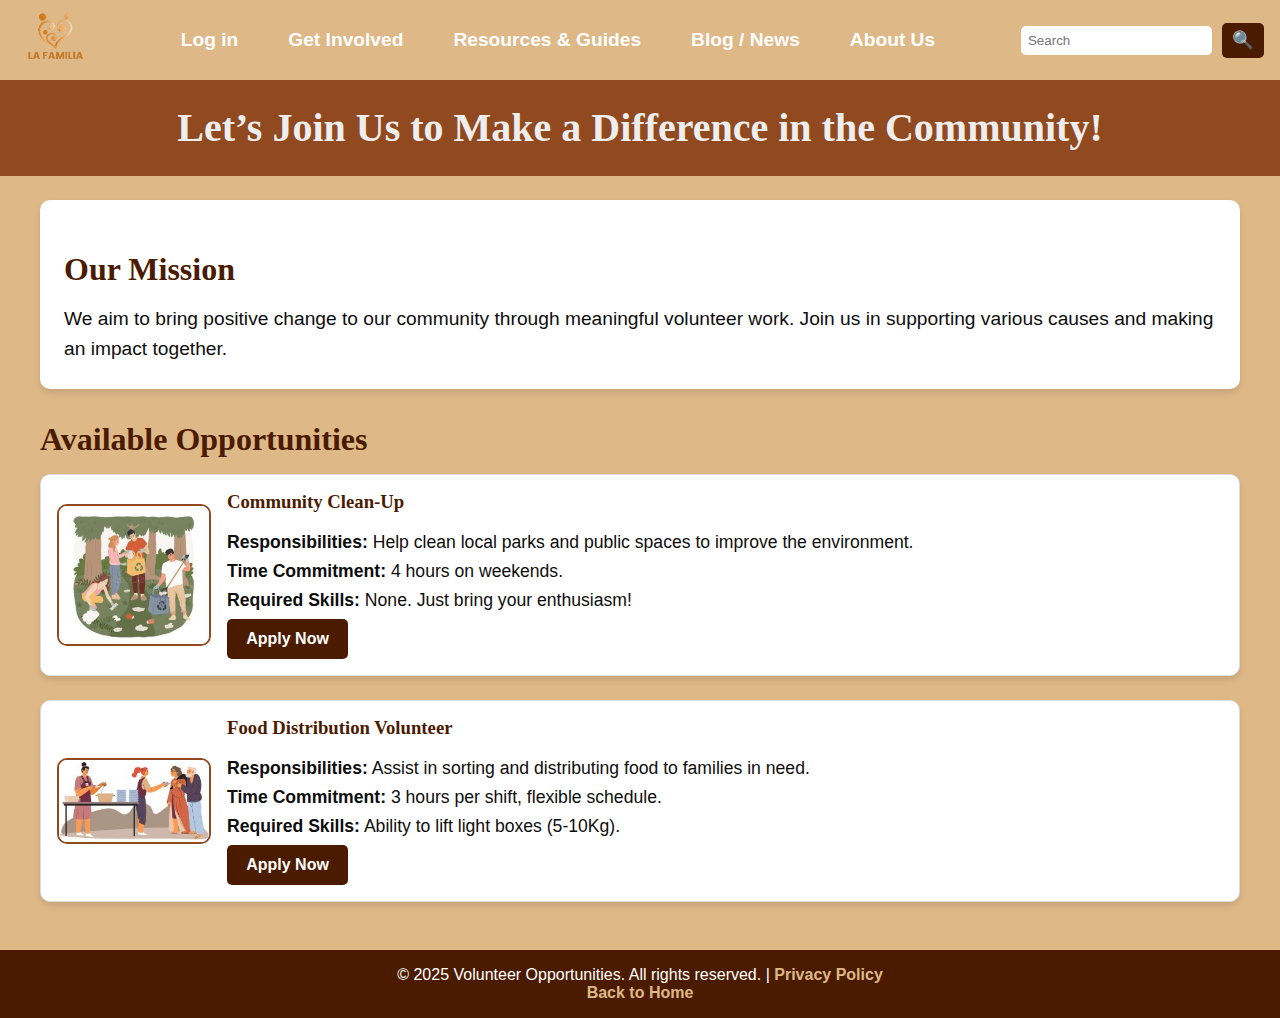
<file: volunteer.html>
<!DOCTYPE html>
<html lang="en">
<head>
    <meta charset="UTF-8">
    <meta name="viewport" content="width=device-width, initial-scale=1.0">
    <title>Volunteer Opportunities</title>
    <style>
        body {
            font-family: 'Arial', sans-serif;
            margin: 0;
            padding: 0;
            background-color: burlywood;
            color: #0e0d0d;
        }

        /* Header */
        header {
            background: #914920;
            color: #eeeeee;
            text-align: center;
            padding: 1.5rem 0;
        }

        header h1 {
            font-family: 'Georgia', serif;
            font-size: 2.5rem;
            margin: 0;
            line-height: 1.2;
        }

        /* Navbar */
        .navbar {
            display: flex;
            justify-content: space-between;
            align-items: center;
            background: burlywood;
            padding: 0.5rem 1rem;
        }

        .navbar .logo img {
            height: 60px;
        }

        nav ul {
            list-style: none;
            margin: 0;
            padding: 0;
            display: flex;
        }

        nav ul li {
            margin: 0 10px;
        }

        nav ul li a {
            color: white;
            text-decoration: none;
            font-weight: bold;
            font-size: 1.2rem;
            padding: 10px 15px;
            border-radius: 5px;
            transition: all 0.3s ease;
        }

        nav ul li a:hover {
            background-color: #130f0dc9;
        }

        .search {
            display: flex;
            align-items: center;
        }

        .search input {
            padding: 7px;
            border: none;
            border-radius: 5px;
            margin-right: 10px;
        }

        .search button {
            background: #4b1b00;
            color: white;
            border: none;
            padding: 7px 10px;
            border-radius: 5px;
            cursor: pointer;
            font-size: 1.1rem;
            transition: background 0.3s ease;
        }

        .search button:hover {
            background: #130f0dc9;
        }

        /* Container */
        .container {
            max-width: 1200px;
            margin: auto;
            padding: 1.5rem;
        }

        h2 {
            color: #4b1b00;
            font-family: 'Georgia', serif;
            font-size: 2rem;
            margin-bottom: 1rem;
        }

        .mission-statement {
            background: #fff;
            border-radius: 10px;
            padding: 1.5rem;
            box-shadow: 0px 4px 6px rgba(0, 0, 0, 0.1);
            margin-bottom: 2rem;
        }

        .mission-statement p {
            margin: 0;
            font-size: 1.2rem;
            line-height: 1.6;
        }

        /* Opportunities Section */
        .opportunity {
            display: flex;
            align-items: center;
            background: #ffffff;
            border: 1px solid #ddd;
            border-radius: 10px;
            padding: 1rem;
            margin-bottom: 1.5rem;
            box-shadow: 0px 4px 6px rgba(0, 0, 0, 0.1);
        }

        .opportunity img {
            max-width: 150px;
            margin-right: 1rem;
            border-radius: 10px;
            border: 2px solid #914920;
        }

        .opportunity h3 {
            color: #4b1b00;
            margin-top: 0;
            font-family: 'Georgia', serif;
        }

        .opportunity p {
            margin: 0.5rem 0;
            font-size: 1.1rem;
        }

        .btn-apply {
            display: inline-block;
            padding: 0.7rem 1.2rem;
            background: #4b1b00;
            color: #fff;
            text-decoration: none;
            border-radius: 5px;
            font-weight: bold;
            transition: background 0.3s ease;
        }

        .btn-apply:hover {
            background: #000000;
        }

        /* Footer */
        footer {
            background: #4b1b00;
            color: white;
            text-align: center;
            padding: 1rem 0;
        }

        footer p {
            margin: 0;
            font-size: 1rem;
        }

        footer a {
            color: burlywood;
            text-decoration: none;
            font-weight: bold;
        }

        footer a:hover {
            text-decoration: underline;
        }

        /* Responsive Design */
        @media (max-width: 768px) {
            .opportunity {
                flex-direction: column;
                align-items: flex-start;
            }

            .opportunity img {
                margin-bottom: 1rem;
                margin-right: 0;
                max-width: 100%;
            }
        }
    </style>
</head>
<body>
    <!-- Navbar -->
    <div class="navbar">
        <div class="logo">
            <img src="logo.png" alt="Logo">
        </div>
        <nav>
            <ul>
                <li><a href="login.html">Log in</a></li>
                <li><a href="get-involved.html">Get Involved</a></li>
                <li><a href="resources.html">Resources & Guides</a></li>
                <li><a href="blog.html">Blog / News</a></li>
                <li><a href="about.html">About Us</a></li>
            </ul>
        </nav>
        <div class="search">
            <input type="text" placeholder="Search">
            <button>🔍</button>
        </div>
    </div>

    <!-- Header -->
    <header>
        <h1>Let’s Join Us to Make a Difference in the Community!</h1>
    </header>

    <!-- Container -->
    <div class="container">
        <!-- Mission Statement -->
        <section class="mission-statement">
            <h2>Our Mission</h2>
            <p>We aim to bring positive change to our community through meaningful volunteer work. Join us in supporting various causes and making an impact together.</p>
        </section>

        <!-- Opportunities -->
        <section class="opportunities">
            <h2>Available Opportunities</h2>

            <!-- Opportunity 1 -->
            <div class="opportunity">
                <img src="clean-up.JPG" alt="Community Clean-Up">
                <div>
                    <h3>Community Clean-Up</h3>
                    <p><strong>Responsibilities:</strong> Help clean local parks and public spaces to improve the environment.</p>
                    <p><strong>Time Commitment:</strong> 4 hours on weekends.</p>
                    <p><strong>Required Skills:</strong> None. Just bring your enthusiasm!</p>
                    <a href="apply-now.html" class="btn-apply">Apply Now</a>
                </div>
            </div>

            <!-- Opportunity 2 -->
            <div class="opportunity">
                <img src="food-volunteer.JPG" alt="Food Distribution Volunteer">
                <div>
                    <h3>Food Distribution Volunteer</h3>
                    <p><strong>Responsibilities:</strong> Assist in sorting and distributing food to families in need.</p>
                    <p><strong>Time Commitment:</strong> 3 hours per shift, flexible schedule.</p>
                    <p><strong>Required Skills:</strong> Ability to lift light boxes (5-10Kg).</p>
                    <a href="apply-now.html" class="btn-apply">Apply Now</a>
                </div>
            </div>
        </section>
    </div>

    <!-- Footer -->
    <footer>
        <p>&copy; 2025 Volunteer Opportunities. All rights reserved. | <a href="#">Privacy Policy</a></p>
        <a href="index.html">Back to Home</a>
    </footer>
</body>
</html>
</file>
<file: homestyle.css>
/* General Styles */
body {
    font-family: Arial, Helvetica, sans-serif;
    margin: 0;
    padding: 0;
    background-color: #f3e5ab; /* Soft beige background */
    color: #4b1b00; /* Dark chocolate text */
}

/*Header*/
header {
    background-color: burlywood;
    text-align: center;
    padding: 1em 0;
    box-shadow: 0px 4px 6px rgba(0, 0, 0, 0.2);
}

/* Logo */
.navbar .logo {
    display: flex;
    align-items: center;
}

.navbar .logo img {
    height: 100px; /* Adjust based on the size of your logo */
    margin-left: 30px;
}

/*Navigation*/
.navbar {
    display: flex;
    justify-content: space-between;
    align-items: center;
  }

nav ul {
    list-style: none;
    margin: 0;
    padding: 0;
    display: flex;
    justify-content: center;
}

nav ul li {
    margin: 0;
}

.navbar ul li a {
    color: white;
    text-decoration: none;
    font-weight: bold; /* Make the text bold */
    font-size: 1.4rem; /* Increase the font size */
    padding: 15px 20px; /* Add padding for the box effect */
    border: 2px solid transparent; /* Transparent border for consistent sizing */
    border-radius: 5px; /* Add rounded corners for the box */
    transition: all 0.3s; /* Smooth transition for hover effect */
  }
  nav ul li a:hover {
    background-color: #130f0dc9; /* Highlight color on hover */
    border-color: white; /* Add a white border on hover */
}

/*Search Bar*/
.search {
    display: flex;
    align-items: center;
  }
  
  .search input {
    padding: 5px;
    border: none;
    border-radius: 5px;
  }
  
  .search button {
    background: none;
    border: none;
    cursor: pointer;
    color: white;
    font-size: 1.2rem;
  }

/*Main Section*/
main{
    padding: 20px;
    text-align: center;
}
/* Updated Styles for h2 and h3 Headings */
main h2 {
    color: #4b1b00; /* Dark brown color for h2 */
    font-size: 2.5em; /* Larger font size */
    margin-bottom: 1em;
    text-align: center; /* Center align the heading */
    font-family: 'Arial Black', sans-serif; /* Custom font family */
    text-transform: uppercase; /* Uppercase text */
    letter-spacing: 2px; /* Increased letter spacing */
}

main h3 {
    color: #6d4c41; /* Light brown color for h3 */
    font-size: 1.2em; /* Slightly smaller font size */
    line-height: 1.6; /* Increased line height for better readability */
    margin-bottom: 2em;
    text-align: center; /* Center align the heading */
    font-family: 'Georgia', serif; /* Custom font family */
    font-style: italic; /* Italic text style */
}

main section {
    margin-bottom: 2em;
    padding: 15px;
    border-radius: 8px;
    background-color: rgba(194, 134, 94, 0.795);
    box-shadow: 0px 2px 5px rgba(0, 0, 0, 0.1);
}

/*Background Image*/
 .donation-box .donation-content {
    background: #fff;
    padding: 20px;
    border-radius: 8px;
    box-shadow: 0 2px 4px rgba(0, 0, 0, 0.1);
  }

/* Add this to make the image smaller */
.donation-box .donation-content img {
    width: 1000px; /* Set desired width */
    height: auto/* Maintain aspect ratio */
}

/* Footer */
footer {
    background: burlywood;
    color: white;
    text-align: center;
    padding: 1em 0;
    margin-top: 2em;
    box-shadow: 0px -4px 6px rgba(0, 0, 0, 0.2);
}

footer a {
    color: #f9f6f3;
    text-decoration: none;
    font-size: 1rem;
}

footer a:hover {
    text-decoration: underline;
}
</file>
<file: blog.css>
* {
    margin: 0;
    padding: 0;
    box-sizing: border-box;
    font-family: Arial, Helvetica, sans-serif;
}

body {
    display:flex;
    align-items: center;
    justify-content: center;
    min-height: 100vh;
    background-color: burlywood;
    margin-top:80px;
}
main {
    flex: 1; /* Memastikan ruang utama mengisi ruang yang ada */
    padding: 20px;
    text-align: center;
    display: flex;
    justify-content: center;
    align-items: center;
    flex-direction: column; /* Membenarkan ruang kandungan untuk disusun secara menegak */
}
/*header*/
header {
    position: fixed;
    top: 0; /* Tetap di atas laman */
    left: 0; /* Tetap sejajar dengan sisi kiri */
    width: 100%; /* Lebarkan agar memenuhi laman */
    z-index: 999;
    background-color: burlywood;
    text-align: center;
    padding: 20px;
    padding: 1em 0;
}

header h1 {
    margin: 0;
    color: rgb(0, 0, 0);
    font-style: normal;
    font-weight: bold;
}

main{
    padding: 20px;
    text-align: center;
}

.card-wrapper {
    max-width: 1100px;
    margin: 0 60px 35px;
    padding:20px 10px;
    overflow: hidden;
}

/* Navbar */
.navbar {
    display: flex;
    justify-content: space-between;
    align-items: center;
    background: burlywood;
    padding: 0.5rem 1rem;
}

.navbar .logo img {
    height: 60px;
}

nav ul {
    list-style: none;
    margin: 0;
    padding: 0;
    display: flex;
}

nav ul li {
    margin: 0 10px;
}

nav ul li a {
    color: white;
    text-decoration: none;
    font-weight: bold;
    font-size: 1.2rem;
    padding: 10px 15px;
    border-radius: 5px;
    transition: all 0.3s ease;
}

nav ul li a:hover {
    background-color: #130f0dc9;
}

.search {
    display: flex;
    align-items: center;
}

.search input {
    padding: 7px;
    border: none;
    border-radius: 5px;
    margin-right: 10px;
}

.search button {
    background: #4b1b00;
    color: white;
    border: none;
    padding: 7px 10px;
    border-radius: 5px;
    cursor: pointer;
    font-size: 1.1rem;
    transition: background 0.3s ease;
}

.search button:hover {
    background: #130f0dc9;
}

/* Slideshow */
.slideshow-container {
    position: relative;
    width: 100vw;  /* Full width of the viewport */
    height: 100vh; /* Full height of the viewport */
    margin: 0;
    overflow: hidden;
  }
  
  .slide {
    display: none;
    position: absolute;
    width: 100%;
    height: 100%; /* Set the height to 100% of the viewport */
    background-size: cover;
    background-position: center;
    transition: opacity 0.5s ease-in-out;
  }
  
  .slide.active {
    display: block;
    opacity: 1;
  }
  
  /* Remove overlay from slideshow */
  .overlay {
    display: none;
  }
  
  

/* Buttons */
.prev, .next {
    position: absolute;
    top: 50%;
    transform: translateY(-50%);
    background-color: rgba(0, 0, 0, 0.5);
    color: white;
    padding: 10px 20px;
    border: none;
    cursor: pointer;
    font-size: 24px;
}

.prev {
    left: 10px;
}

.next {
    right: 10px;
}

/* Article Section */
.article-section {
    display: grid; /* Use grid layout */
    grid-template-columns: repeat(auto-fit, minmax(250px, 1fr)); /* Responsive grid */
    gap: 20px; /* Space between boxes */
    padding: 20px;
    margin-top: 20px;
  }
  
  .article-box {
    background-color: white;
    border: 1px solid #ddd;
    border-radius: 5px;
    overflow: hidden;
    text-align: center;
    box-shadow: 0px 4px 6px rgba(0, 0, 0, 0.1);
    position: relative;
  }
  
  .image-container {
    position: relative;
    width: 100%;
    height: 200px;
    background-size: cover;
    background-position: center;
    transition: transform 0.3s ease;
  }
  
  .image-container:hover {
    transform: scale(1.05); /* Slight zoom effect on hover */
  }
  
  /* Overlay for text on the image container */
  .overlay {
    position: absolute;
    top: 0;
    left: 0;
    width: 100%;
    height: 100%;
    background-color: rgba(0, 0, 0, 0.6); /* Dark transparent black background */
    display: flex;
    justify-content: center;
    align-items: center;
    opacity: 0;
    transition: opacity 0.3s ease-in-out;
  }
  
  .overlay p {
    color: white;
    font-size: 24px;
    font-weight: bold;
    text-transform: uppercase;
    text-shadow: 2px 2px 8px rgba(0, 0, 0, 0.5); /* Enhanced shadow for readability */
  }
  
  .image-container:hover .overlay {
    opacity: 1; /* Show overlay on hover */
  }
  
  .content {
    padding: 15px;
  }
  
  .content h3 {
    margin: 10px 0;
    font-size: 18px;
    color: #333;
  }
  
  .content p {
    font-size: 14px;
    color: #666;
    margin-bottom: 20px;
  }
  
  .learn-more {
    display: inline-block;
    padding: 10px 20px;
    background-color: #ff6f61;
    color: white;
    text-decoration: none;
    border-radius: 5px;
    font-weight: bold;
    transition: background-color 0.3s;
  }
  
  .learn-more:hover {
    background-color: #e8564b;
  }

/*card list*/
.card-list .card-item{
    list-style: none;
}
.card-list .card-item .card-link {
    width: 400px;
    display: block;
    background: #fff;
    padding: 18px;
    border-radius: 12px;
    text-decoration: none;
    border: 2px solid transparent;
    box-shadow: 0 10px 10px rgba(0, 0, 0, 0.05);
    transition: 0.2s ease;
}

.card-list .card-item .card-link {
    cursor: grabbing;
}

.card-list .card-item .card-link:hover {
    border-color: #5372F0
}

.card-list .card-link .card-image{
    width: 100%;
    aspect-ratio: 16 / 9;
    object-fit: cover;
    border-radius:10px;

}

.card-list .card-link .badge{
    color:  rgb(81, 13, 63);
    padding: 8px 16px;
    font-size: 0.95rem;
    font-weight: 500;
    margin: 16px 0 18px;
    background: #cd9cc7;
    width: fit-content;
    border-radius: 50px;
}

.card-list .card-link .badge.photo1 {
    color:  rgb(81, 13, 63);
    background: #cd9cc7;
}
.card-list .card-link .badge.photo2 {
    color:  rgb(27, 60, 26);
    background: #75a772;
}
.card-list .card-link .badge.photo3 {
    color:  rgb(3, 31, 53);
    background: #add0e8;
}
.card-list .card-link .badge.photo4 {
    color:  rgb(214, 58, 44);
    background: #e9b6a9;
}
.card-list .card-link .badge.photo5 {
    color:  rgb(84, 16, 4);
    background: #b0887d;
}

.card-list .card-link .card-title{
    font-size: 1.19;
    color: #000;
    font-weight: 600;
}

.card-list .card-link .card-button {
    height:35px;
    width:35px;
    color: #5372F0;
    border-radius: 50%;
    margin: 30px 0  5px;
    background: none;
    cursor: pointer;
    border:2px solid #5372F0;
    transform: rotate(-45deg);
    transition: 0.4s ease;
}

.card-list .card-link:hover .card-button {
    color: #fff;
    background: #5372F0;
}

.card-wrapper .swiper-pagination-bullet {
    height: 13px;
    width: 13px;
    opacity: 0.5;
    background: #5372F0;
}

.card-wrapper .swiper-pagination-bullet-active{
    opacity: 1;

}

.card-wrapper .swiper-slide-button{
    color: #5372F0;
    margin-top: -35px;
}

@media screen and (max-width: 768px){
    .card-wrapper {
        margin: 0 10px 25 px;
    }
}

.card-wrapper .swiper-slide-button {
    display: none;
}

footer {
    text-align: center;
    background: #da814d; /* Warna footer */
    color: white;
    padding: 20px;
}

@media screen and (max-width: 768px) {
    footer {
        font-size: 0.8rem; /* Tukar saiz teks footer */
    }
}
</file>
<file: styles.css>
/*general styles*/
body {
    font-family: Arial, Helvetica, sans-serif;
    margin: 0;
    padding: 0;
    background-color: burlywood;
   
}

/*header*/
header {
    background-color: burlywood;
    text-align: center;
    padding: 20px;
    padding: 1em 0;
}

header h1 {
    margin: 0;
    color: black;
}

main{
    padding: 20px;
    text-align: center;
}

/* Navbar */
.navbar {
    display: flex;
    justify-content: space-between;
    align-items: center;
    background: burlywood;
    padding: 0.5rem 1rem;
}

.navbar .logo img {
    height: 60px;
}

nav ul {
    list-style: none;
    margin: 0;
    padding: 0;
    display: flex;
}

nav ul li {
    margin: 0 10px;
}

nav ul li a {
    color: white;
    text-decoration: none;
    font-weight: bold;
    font-size: 1.2rem;
    padding: 10px 15px;
    border-radius: 5px;
    transition: all 0.3s ease;
}

nav ul li a:hover {
    background-color: #130f0dc9;
}

.search {
    display: flex;
    align-items: center;
}

.search input {
    padding: 7px;
    border: none;
    border-radius: 5px;
    margin-right: 10px;
}

.search button {
    background: #4b1b00;
    color: white;
    border: none;
    padding: 7px 10px;
    border-radius: 5px;
    cursor: pointer;
    font-size: 1.1rem;
    transition: background 0.3s ease;
}

.search button:hover {
    background: #130f0dc9;
}

/* Contact Section */
.page-section {
    padding: 60px 0; 
}

.container {
    max-width: 700px; 
    margin: auto; 
    background: #ffffff; 
    padding: 30px; 
    border-radius: 5px; 
    box-shadow: 0 4px 20px rgba(0, 0, 0, 0.1); 
}

/* Section Heading */
.page-section-heading {
    font-size: 2.5rem; 
    color: #343a40; 
    margin-bottom: 20px; 
}

/* Divider */
.divider-custom {
    text-align: center;
    margin: 20px 0; 
}

.divider-custom-line {
    display: inline-block;
    width: 40%; 
    height: 2px; 
    background-color: #6c757d; 
    margin: 0 10px; 
}

.divider-custom-icon {
    display: inline-block;
    font-size: 1.5rem; 
    color: #6c757d;
}
/*contact us*/
main {
    max-width: 600px;
    margin: 50px auto;
    padding: 20px;
    background-color: white;
    border-radius: 8px;
    box-shadow: 0 0 10px rgba(0, 0, 0, 0.1);
}

h2 {
    text-align: center;
    color: #333;
}

form {
    display: flex;
    flex-direction: column;
}

label {
    margin: 10px 0 5px;
}

input[type="text"],
input[type="email"],
textarea {
    padding: 10px;
    border: 1px solid #ccc;
    border-radius: 4px;
}

textarea {
    resize: vertical; /* Allow vertical resizing */
}

button {
    padding: 10px;
    background-color: #4CAF50; /* Green button */
    color: white;
    border: none;
    border-radius: 4px;
    cursor: pointer;
    margin-top: 10px;
}

button:hover {
    background-color: #45a049; /* Darker green on hover */
}

/*FAQ*/
/* General styles for the FAQ section */
.collapsible {
    background-color: #743a1f;
    color: white;
    cursor: pointer;
    padding: 10px 20px;
    border: none;
    text-align: center;
    font-size: 16px;
    border-radius: 5px;
    transition: background-color 0.3s ease;
 }

.collapsible:hover {
    background-color: #7c5e4b;
}
.collapsible span{
    margin-left: 10px;
   font-weight: bold;
   }

   .content {
    padding: 15px;
    background: linear-gradient(135deg, #f1f1f1, #ececec);
    border-radius: 5px;
    display: none;
    overflow: hidden;
    transition: max-height 0.3s ease, opacity 0.3s ease;
    max-height: 0; /* Hidden content height by default */
    opacity: 0;
}

.content p {
    margin: 0;
}

.content.show {
    display: block;
    max-height: 200px; /* Adjust as needed for your content */
    opacity: 1;
}

/* Icon styling */
.icon {
    font-size: 14px;
    transition: transform 0.3s ease;
}

button.collapsible {
    background-color: #4b1b00;
    color: white;
    cursor: pointer;
    padding: 15px;
    width: 100%;
    border: none;
    text-align: left;
    font-size: 1.1rem;
    margin-bottom: 10px;
    border-radius: 8px;
    transition: background-color 0.3s;
}

button.collapsible:hover {
    background-color: #5b3a00;
}



/* Styling list items within content */
div.content li {
    font-size: 1rem;
    color: #333;
    margin-bottom: 8px;
    padding-left: 20px;
}


button.collapsible::after {
    content: "＋";
    font-size: 1.5rem;
    float: right;
}


footer{
    background: #4b1b00;
    color: #fff;
    text-align: center;
    padding: 1em 0;
    margin-top: 2em;
}
</file>
<file: donatestyle.css>
/* General Styles */
body {
    font-family: Arial, Helvetica, sans-serif;
    margin: 0;
    padding: 0;
    background-color: #f3e5ab; /* Soft beige background */
    color: #4b1b00; /* Dark chocolate text */
}

/*Header*/
header {
    background-color: burlywood;
    text-align: center;
    padding: 1.em 0;
    box-shadow: 0px 4px 6px rgba(0, 0, 0, 0.2);
}

/* Logo */
.navbar .logo {
    display: flex;
    align-items: center;
}

.navbar .logo img {
    height: 100px; /* Adjust based on the size of your logo */
    margin-left: 30px;
}

/*Navigation*/
.navbar {
    display: flex;
    justify-content: space-between;
    align-items: center;
  }

nav ul {
    list-style: none;
    margin: 0;
    padding: 0;
    display: flex;
    justify-content: center;
}

nav ul li {
    margin: 0;
}

.navbar ul li a {
    color: white;
    text-decoration: none;
    font-weight: bold; /* Make the text bold */
    font-size: 1.4rem; /* Increase the font size */
    padding: 15px 20px; /* Add padding for the box effect */
    border: 2px solid transparent; /* Transparent border for consistent sizing */
    border-radius: 5px; /* Add rounded corners for the box */
    transition: all 0.3s; /* Smooth transition for hover effect */
  }
  nav ul li a:hover {
    background-color: #130f0dc9; /* Highlight color on hover */
    border-color: white; /* Add a white border on hover */
}

/*Search Bar*/
.search {
    display: flex;
    align-items: center;
  }
  
  .search input {
    padding: 5px;
    border: none;
    border-radius: 5px;
  }
  
  .search button {
    background: none;
    border: none;
    cursor: pointer;
    color: white;
    font-size: 1.2rem;
  }

/*Main Section*/
main{
    padding: 20px;
    text-align: center;
}

/* Updated Styles for h1 and h2 Headings */
main h1 {
    color: #522a15; /* Dark brown color for h1 */
    font-size: 3em; /* Larger font size */
    margin-bottom: 1em;
    text-align: center; /* Center align the heading */
    font-family: 'Georgia', serif; /* Custom font family */
    text-transform: uppercase; /* Uppercase text */
    letter-spacing: 2px; /* Increased letter spacing */
    background-color: #f9f6f3; /* Light background color */
    padding: 10px; /* Add padding */
    border-radius: 8px; /* Rounded corners */
}

main h2 {
    color: #4b1b00; /* Dark brown color for h2 */
    font-size: 2.5em; /* Larger font size */
    margin-bottom: 1em;
    text-align: center; /* Center align the heading */
    font-family: 'Arial Black', sans-serif; /* Custom font family */
    text-transform: uppercase; /* Uppercase text */
    letter-spacing: 2px; /* Increased letter spacing */
    background-color: #f9f6f3; /* Light background color */
    padding: 10px; /* Add padding */
    border-radius: 8px; /* Rounded corners */
}
main h3 {
    color: #6d4c41; /* Light brown color for h3 */
    font-size: 1.2em; /* Slightly smaller font size */
    line-height: 1.6; /* Increased line height for better readability */
    margin-bottom: 2em;
    text-align: center; /* Center align the heading */
    font-family: 'Georgia', serif; /* Custom font family */
    font-style: italic; /* Italic text style */
}

main section {
    margin-bottom: 2em;
    padding: 15px;
    border-radius: 8px;
    background-color: rgba(194, 134, 94, 0.795);
    box-shadow: 0px 2px 5px rgba(0, 0, 0, 0.1);
}

/* Updated Styles for Donate Section */
.donate-form {
    display: flex;
    flex-direction: column;
    gap: 15px;
    margin: 20px auto;
    max-width: 400px;
    padding: 20px;
    background-color: #f9f6f3;
    border-radius: 8px;
    box-shadow: 0px 4px 6px rgba(0, 0, 0, 0.1);
}

.donate-form label {
    font-size: 1.2rem;
    color: #4b1b00; /* Dark brown text color */
    font-weight: bold;
}

.donate-form input {
    padding: 10px;
    font-size: 1rem;
    border: 1px solid #b86544; /* Light brown border color */
    border-radius: 4px;
    background-color: #fff;
    color: #4b1b00;
    transition: border-color 0.3s;
}

.donate-form input:focus {
    border-color: #4b1b00;
    outline: none;
}

.donate-button {
    padding: 12px 20px;
    font-size: 1rem;
    color: white;
    background-color: #b86544; /* Light brown button color */
    border: none;
    border-radius: 4px;
    cursor: pointer;
    font-weight: bold;
    transition: background-color 0.3s;
}

.donate-button:hover {
    background-color: #4b1b00; /* Dark brown hover color */
}

/* Thank You Message Styles */
.thank-you-message {
    margin-top: 20px;
    padding: 20px;
    background-color: #dff0d8; /* Light green background */
    border: 1px solid #3c763d; /* Dark green border */
    border-radius: 8px;
    color: #3c763d; /* Dark green text */
    text-align: center;
    font-size: 1.2em;
}

/* Footer */
footer {
    background: burlywood;
    color: white;
    text-align: center;
    padding: 1em 0;
    margin-top: 2em;
    box-shadow: 0px -4px 6px rgba(0, 0, 0, 0.2);
}

footer a {
    color: #f9f6f3;
    text-decoration: none;
    font-size: 1rem;
}

footer a:hover {
    text-decoration: underline;
}
</file>
<file: login.css>
body {
    font-family: Arial, Helvetica, sans-serif;
    margin: 0;
    padding: 0;
    background-color: burlywood;
}

header {
    background-color: #4b1b00;
    text-align: center;
    padding: 1em 0;
    color: white;
}

header h1 {
    margin: 0;
    font-size: 36px;
}

 /* Navbar */
 .navbar {
    display: flex;
    justify-content: space-between;
    align-items: center;
    background: burlywood;
    padding: 0.5rem 1rem;
}

.navbar .logo img {
    height: 60px;
}

nav ul {
    list-style: none;
    margin: 0;
    padding: 0;
    display: flex;
}

nav ul li {
    margin: 0 10px;
}

nav ul li a {
    color: white;
    text-decoration: none;
    font-weight: bold;
    font-size: 1.2rem;
    padding: 10px 15px;
    border-radius: 5px;
    transition: all 0.3s ease;
}

nav ul li a:hover {
    background-color: #130f0dc9;
}

.search {
    display: flex;
    align-items: center;
}

.search input {
    padding: 7px;
    border: none;
    border-radius: 5px;
    margin-right: 10px;
}

.search button {
    background: #4b1b00;
    color: white;
    border: none;
    padding: 7px 10px;
    border-radius: 5px;
    cursor: pointer;
    font-size: 1.1rem;
    transition: background 0.3s ease;
}

.search button:hover {
    background: #130f0dc9;
}


.form-container {
    max-width: 400px;
    margin: 40px auto;
    background-color: white;
    border-radius: 8px;
    box-shadow: 0 4px 8px rgba(0, 0, 0, 0.1);
    padding: 20px;
}

/* Header styling for the form */
#form-header {
    background-color: #4b1b00; /* Brown background */
    color: white; /* White text for contrast */
    text-align: center;
    padding: 20px 0;
    border-radius: 8px;
    font-size: 24px;
    margin: 0 0 20px;
}

/* Ensure forms are styled consistently */
form {
    display: none; /* Both forms hidden by default */
}

#login-form, #signup-form {
    display: block; /* Only the active form will be set to block via JavaScript */
}
form h3 {
    background-color: #4b1b00; /* Brown background */
    color: white; /* White text for contrast */
    text-align: center;
    padding: 10px 0;
    border-radius: 8px;
    font-size: 24px;
    margin: 0 0 20px;
}

form p {
    text-align: center;
    font-size: 16px;
    color: #4b1b00; /* Matching theme */
}

form p a {
    color: #4b1b00; /* Green for links */
    text-decoration: none;
    font-weight: bold;
}

form p a:hover {
    text-decoration: underline;
}

form label {
    display: block;
    margin: 10px 0 5px;
    font-weight: bold;
}

form input {
    width: 95%;
    padding: 10px;
    margin-bottom: 15px;
    border: 1px solid #ccc;
    border-radius: 4px;
}

form button {
    width: 100%;
    padding: 10px;
    background-color: #4CAF50;
    color: white;
    border: none;
    border-radius: 4px;
    cursor: pointer;
}

form button:hover {
    background-color: #45a049;
}

/* Container for the password field and the toggle icon */
.password-container {
    position: relative;
    display: flex;
    align-items: center;
  }
  
  /* Password input field */
  .password-container input {
    width: 100%;
    padding-right: 40px; /* Leave space for the icon */
  }
  
  /* Eye icon */
  .toggle-password {
    position: absolute;
    right: 10px;
    cursor: pointer;
    font-size: 18px;
    color: #4CAF50; /* Matches the theme */
  }
  
  .toggle-password:hover {
    color: #45a049; /* Slight hover effect */
  }
  

footer {
    background: #333;
    color: white;
    text-align: center;
    padding: 1em 0;
}

footer a {
    text-decoration: none;
    color: white;
    font-weight: bold;
}
footer a:hover {
    color: #ff6f61;
}
</file>
<file: resourcestyle.css>
/* General Styles */
body {
    font-family: Arial, Helvetica, sans-serif;
    margin: 0;
    padding: 0;
}

/*Header*/
header {
    background-color: burlywood;
    text-align: center;
    padding: 1em 0;
    box-shadow: 0px 4px 6px rgba(0, 0, 0, 0.2);
}

/* Logo */
.navbar .logo {
    display: flex;
    align-items: center;
}

.navbar .logo img {
    height: 100px; /* Adjust based on the size of your logo */
    margin-left: 30px;
}

/*Navigation*/
.navbar {
    display: flex;
    justify-content: space-between;
    align-items: center;
  }

nav ul {
    list-style: none;
    margin: 0;
    padding: 0;
    display: flex;
    justify-content: center;
}

nav ul li {
    margin: 0;
}

.navbar ul li a {
    color: white;
    text-decoration: none;
    font-weight: bold; /* Make the text bold */
    font-size: 1.4rem; /* Increase the font size */
    padding: 15px 20px; /* Add padding for the box effect */
    border: 2px solid transparent; /* Transparent border for consistent sizing */
    border-radius: 5px; /* Add rounded corners for the box */
    transition: all 0.3s; /* Smooth transition for hover effect */
  }
  nav ul li a:hover {
    background-color: #130f0dc9; /* Highlight color on hover */
    border-color: white; /* Add a white border on hover */
}

/*Search Bar*/
.search {
    display: flex;
    align-items: center;
  }
  
  .search input {
    padding: 5px;
    border: none;
    border-radius: 5px;
  }
  
  .search button {
    background: none;
    border: none;
    cursor: pointer;
    color: white;
    font-size: 1.2rem;
  }

/*Main Section*/
main{
    padding: 20px;
    text-align: center;
}

/* Updated Styles for h1, p, and li Elements */
main h1 {
    color: #522a15; /* Dark brown color for h1 */
    font-size: 3em; /* Larger font size */
    margin-bottom: 1em;
    text-align: center; /* Center align the heading */
    font-family: 'Georgia', serif; /* Custom font family */
    text-transform: uppercase; /* Uppercase text */
    letter-spacing: 2px; /* Increased letter spacing */
}

/* Updated Styles for h2 and h3 Headings */
main h2 {
    color: #4b1b00; /* Dark brown color for h2 */
    font-size: 2.5em; /* Larger font size */
    margin-bottom: 1em;
    text-align: center; /* Center align the heading */
    font-family: 'Arial Black', sans-serif; /* Custom font family */
    text-transform: uppercase; /* Uppercase text */
    letter-spacing: 2px; /* Increased letter spacing */
}

main h3 {
    color: #6d4c41; /* Light brown color for h3 */
    font-size: 1.2em; /* Slightly smaller font size */
    line-height: 1.6; /* Increased line height for better readability */
    margin-bottom: 2em;
    text-align: center; /* Center align the heading */
    font-family: 'Georgia', serif; /* Custom font family */
    font-style: italic; /* Italic text style */
}
main section {
    margin-bottom: 2em;
    padding: 15px;
    border-radius: 8px;
    background-color:  rgba(222, 184, 135, 0.932);
    box-shadow: 0px 2px 5px rgba(0, 0, 0, 0.1);
}

main p {
    color: #6d4c41; /* Light brown color for paragraphs */
    font-size: 1.2em; /* Font size for paragraphs */
    line-height: 1.6; /* Increased line height for better readability */
    margin-bottom: 1em;
    text-align: center; /* Center align paragraphs */
    font-family: 'Arial', sans-serif; /* Custom font family */
}

/*Background Image*/
.pic .pic-content {
    background: #222020;
    padding: 20px;
    border-radius: 8px;
    box-shadow: 0 2px 4px rgba(0, 0, 0, 0.1);
  }
/* Add this to make the image smaller */
.pic .pic-content img {
    width: 1000px; /* Set desired width */
    height: auto/* Maintain aspect ratio */
}

/* Slideshow Styles */
.slideshow-container {
    display: flex;
    overflow: hidden;
    max-width: 100%;
    position: relative;
  }
  
  .slide {
    width: 100%; /* Set the width to 100% */
    height: auto; /* Maintain aspect ratio */
    display: none;
    object-fit: cover; /* Ensure the image covers the entire container */
  }
  
  /* Aesthetic Styles */
  .pic-content {
    background-color: #f9f6f3;
    padding: 20px;
    border-radius: 8px;
    box-shadow: 0px 4px 6px rgba(0, 0, 0, 0.1);
  }

/* Resource Details Section */
.resource-content {
    margin: 20px auto;
    max-width:5000px;
    padding: 20px;
    background-color: #f9f6f3;
    border-radius: 8px;
    box-shadow: 0px 4px 6px rgba(0, 0, 0, 0.1);
    text-align: left;
}

.resource-content h3 {
    color: #4b1b00;
    font-size: 1.8em;
    margin-bottom: 15px;
}

.resource-content p {
    color: #6d4c41;
    font-size: 1rem;
    line-height: 1.6;
    margin-bottom: 15px;
}
.card-list li {
    color: #4b1b00; /* Dark brown color for list items */
    font-size: 1.1em; /* Font size for list items */
    margin-bottom: 0.5em;
    font-family: 'Arial', sans-serif; /* Custom font family */
}
/*Card Resources Style*/
.card-list {
    display: flex;
    flex-wrap: wrap;
    justify-content: center;
    gap: 20px;
    padding: 0;
    list-style: none;
}

.card {
    background-color: #ffffff;
    padding: 20px;
    border-radius: 10px;
    width: 300px;
    text-align: left;
    box-shadow: 0px 6px 10px rgba(0, 0, 0, 0.15);
    transition: transform 0.3s ease, box-shadow 0.3s ease;
}

.card:hover {
    transform: translateY(-5px);
    box-shadow: 0px 10px 15px rgba(0, 0, 0, 0.2);
}

.card h3 {
    font-size: 1.6em;
    color: #4b1b00;
    margin-bottom: 10px;
}

.card p {
    font-size: 1rem;
    color: #6d4c41;
    line-height: 1.6;
    margin-bottom: 15px;
}

.card ul {
    padding-left: 20px;
    margin-bottom: 15px;
}

.card ul li {
    color: #4b1b00;
    margin-bottom: 5px;
    font-size: 0.95rem;
}

.card .button {
    display: inline-block;
    padding: 10px 15px;
    background-color: #8d6e63;
    color: white;
    text-decoration: none;
    border-radius: 5px;
    font-weight: bold;
    text-align: center;
    transition: background-color 0.3s ease;
}

.card .button:hover {
    background-color: #4b1b00;
}

/* Footer */
footer {
    background: burlywood;
    color: white;
    text-align: center;
    padding: 1em 0;
    margin-top: 2em;
    box-shadow: 0px -4px 6px rgba(0, 0, 0, 0.2);
}

footer a {
    color: #f9f6f3;
    text-decoration: none;
    font-size: 1rem;
}

footer a:hover {
    text-decoration: underline;
}
</file>
